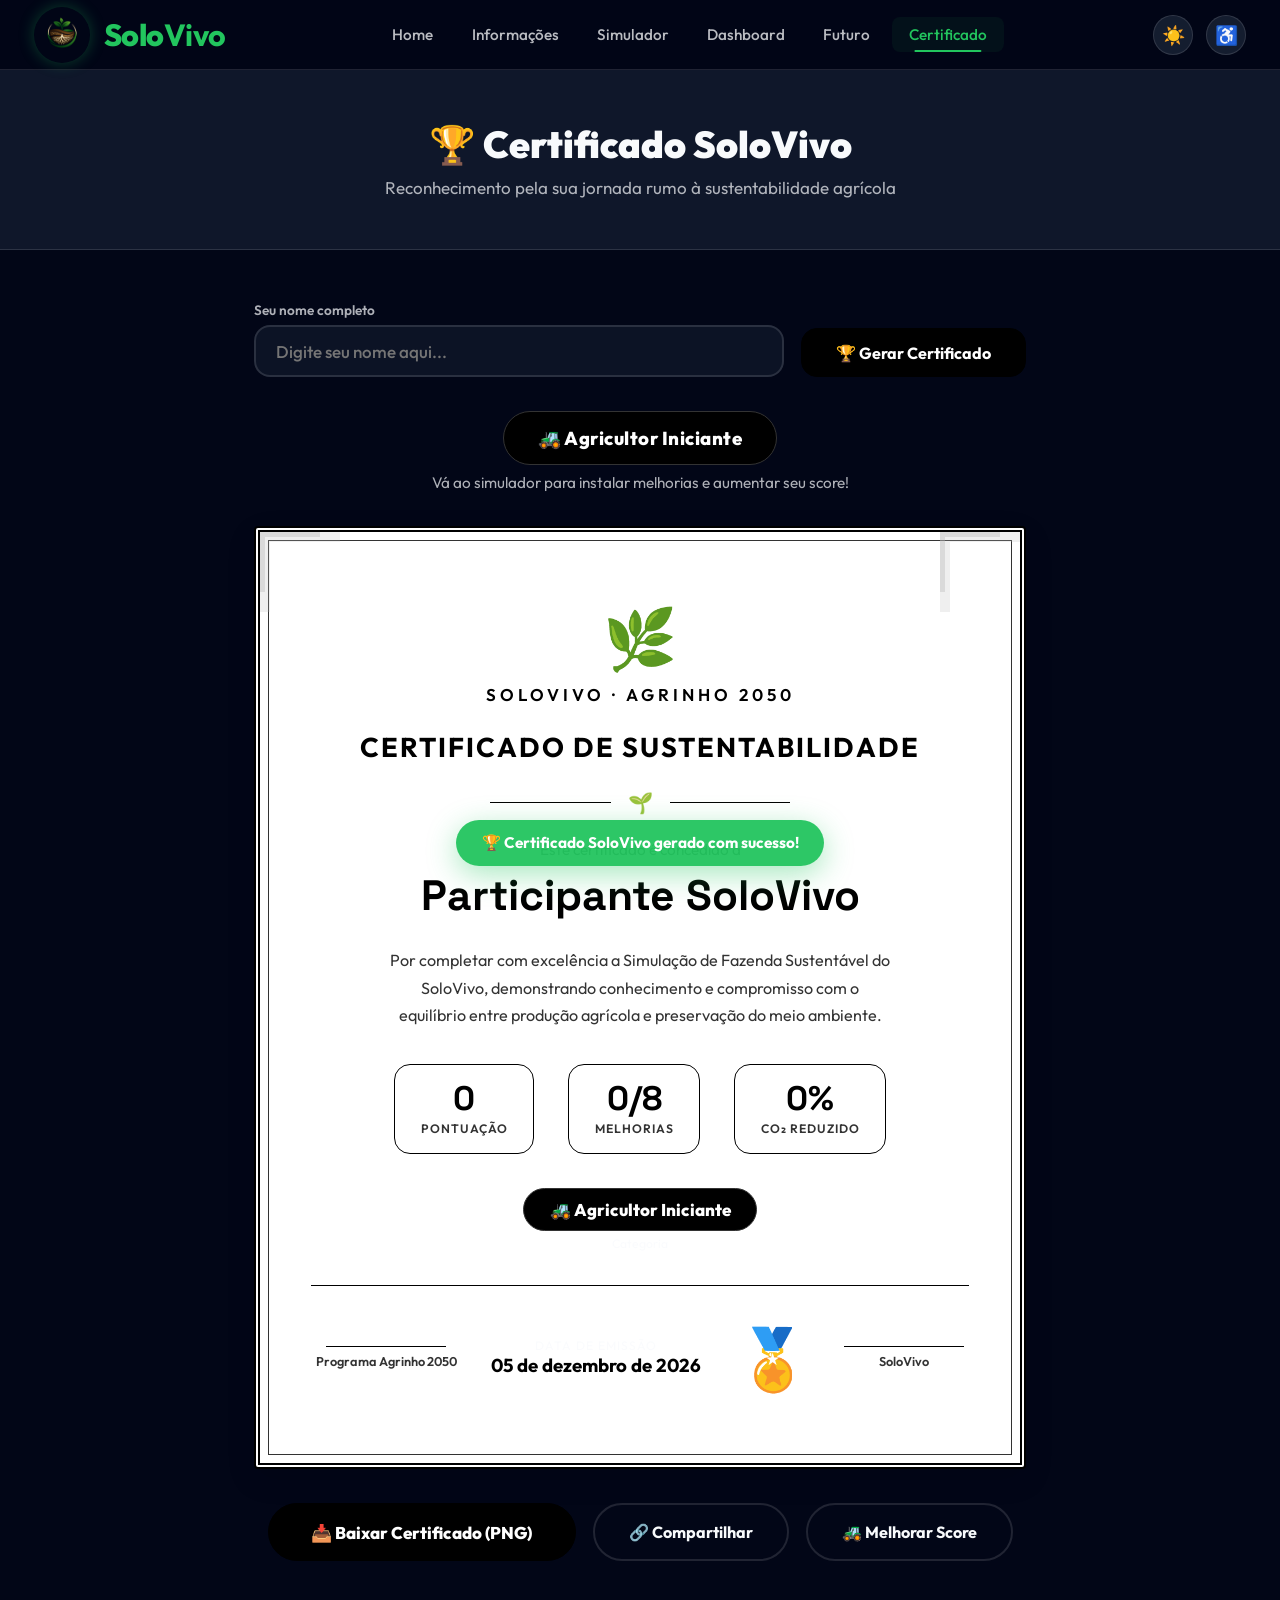
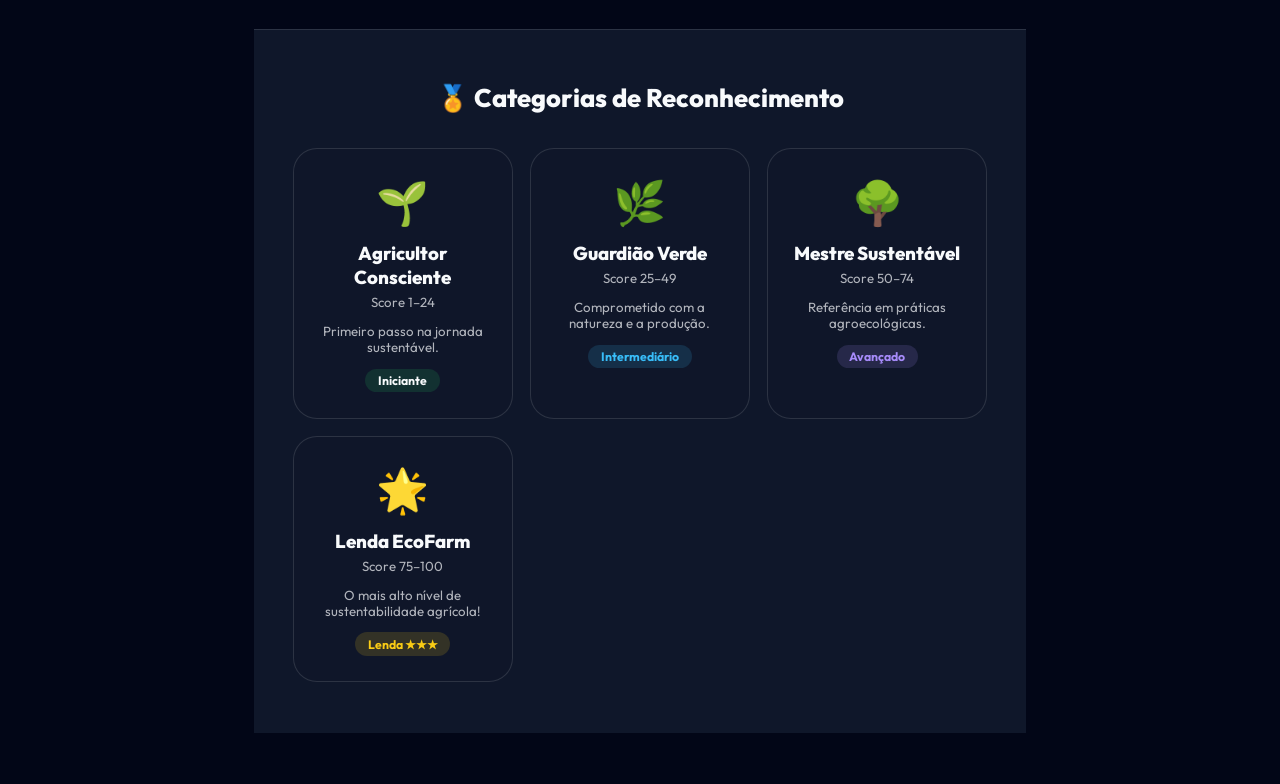
<file: paginas/Certificado.html>
<!DOCTYPE html>
<html lang="pt-BR" data-theme="dark">

<head>
  <meta charset="UTF-8">
  <meta name="viewport" content="width=device-width, initial-scale=1.0">
  <meta name="description" content="SoloVivo — Certificado de Agricultor Sustentável do Agrinho 2050.">
  <title>Certificado — SoloVivo</title>
  <link rel="preconnect" href="https://fonts.googleapis.com">
  <link rel="preconnect" href="https://fonts.gstatic.com" crossorigin>
  <link rel="preload" as="style" onload="this.onload=null;this.rel='stylesheet'"
    href="https://fonts.googleapis.com/css2?family=Outfit:wght@400;600;700;800;900&family=Space+Grotesk:wght@400;600;700&display=swap">
  <noscript>
    <link rel="stylesheet"
      href="https://fonts.googleapis.com/css2?family=Outfit:wght@400;600;700;800;900&family=Space+Grotesk:wght@400;600;700&display=swap">
  </noscript>
  <link rel="stylesheet" href="../css/Style.css">
  <link rel="stylesheet" href="../css/Certificado.css">
</head>

<body>


  <nav class="navbar" id="mainNavbar">
    <div class="navbar-logo">
      <img src="../imagens/Logo.png" alt="SoloVivo" class="logo-icon">
      <a href="../index.html" style="color:inherit"><span>Solo<strong class="logo-text-bold">Vivo</strong></span></a>
    </div>
    <ul class="navbar-menu" id="navMenu">
      <li><a href="../index.html">Home</a></li>
      <li><a href="Informacoes.html">Informações</a></li>
      <li><a href="Simulador.html">Simulador</a></li>
      <li><a href="Dashboard.html">Dashboard</a></li>
      <li><a href="Futuro.html">Futuro</a></li>
      <li><a href="Certificado.html" class="active">Certificado</a></li>
    </ul>
    <div class="navbar-actions">
      <button class="btn-theme" id="themeToggle" title="Alternar tema">☀️</button>
      <button class="btn-a11y-toggle" id="a11yToggle" aria-label="Acessibilidade">♿</button>
      <div class="hamburger" id="hamburger" onclick="toggleMenu()">
        <span></span><span></span><span></span>
      </div>
    </div>
  </nav>

  <div class="a11y-bar" id="a11yBar">
    <span class="a11y-label">♿ Acessibilidade</span>
    <div class="a11y-group">
      <span class="a11y-label" style="font-size:0.65rem">Texto:</span>
      <button class="a11y-btn" id="a11yFontDown">A-</button>
      <button class="a11y-btn" id="a11yFontRst">A</button>
      <button class="a11y-btn" id="a11yFontUp">A+</button>
    </div>
    <div class="a11y-divider"></div>
    <div class="a11y-group">
      <span class="a11y-label" style="font-size:0.65rem">Contraste:</span>
      <button class="a11y-btn" id="a11yNormalContrast">Normal</button>
      <button class="a11y-btn" id="a11yHighContrast">Alto Contraste</button>
    </div>
    <div class="a11y-divider"></div>
    <div class="a11y-group">
      <span class="a11y-label" style="font-size:0.65rem">Leitura:</span>
      <button class="a11y-btn" id="a11yReadingOff">Padrão</button>
      <button class="a11y-btn" id="a11yReading">Modo Leitura</button>
    </div>
    <div class="a11y-divider"></div>
    <div class="tts-panel" id="ttsPanel">
      <div class="tts-header">
        <span class="a11y-label" style="font-size:0.65rem">🔊 Voz:</span>
        <span class="tts-status" id="ttsStatus" data-state="idle">—</span>
      </div>
      <div class="tts-progress-bar">
        <div class="tts-progress-fill" id="ttsProgress"></div>
      </div>
      <div class="tts-controls">
        <button class="tts-btn" id="ttsPlay" title="Iniciar leitura">▶ Ler</button>
        <button class="tts-btn" id="ttsPause" title="Pausar">⏸</button>
        <button class="tts-btn" id="ttsStop" title="Parar">⏹</button>
      </div>
      <div class="tts-settings">
        <div class="tts-setting-row">
          <span class="tts-setting-label">Voz</span>
          <select class="tts-select" id="ttsVoiceSelect"></select>
        </div>
        <div class="tts-setting-row">
          <span class="tts-setting-label">Velocidade</span>
          <input class="tts-slider" id="ttsRateSlider" type="range" min="0.5" max="2" step="0.1" value="1">
          <span class="tts-rate-label" id="ttsRateLabel">1x</span>
        </div>
      </div>
    </div>
  </div>
  <div class="certificate-page">
    <div class="cert-hero">
      <h1>🏆 Certificado SoloVivo</h1>
      <p>Reconhecimento pela sua jornada rumo à sustentabilidade agrícola</p>
    </div>
    <div class="cert-content">
      <div class="cert-form">
        <div class="cert-form-inner">
          <div class="cert-input-group">
            <label for="certName">Seu nome completo</label>
            <input type="text" id="certName" class="cert-input" placeholder="Digite seu nome aqui..." value=""
              maxlength="60">
          </div>
          <button class="btn-generate" onclick="generateCertificate()">
            🏆 Gerar Certificado
          </button>
        </div>
      </div>
      <div class="cert-level-display">
        <div class="cert-level-badge" id="certLevelBadge">🌱 Carregando...</div>
        <div class="cert-level-subtitle" id="certLevelSub">Complete o simulador para ver sua categoria</div>
      </div>
      <div id="certificate-canvas-wrap">
        <div class="certificate-card" id="certificateCard">
          <div class="cert-corner cert-corner-tl">
            <svg viewBox="0 0 80 80" fill="none" xmlns="http://www.w3.org/2000/svg">
              <path d="M0 0 L80 0 L80 10 L10 10 L10 80 L0 80 Z" fill="rgba(34,197,94,0.3)" />
              <path d="M0 0 L60 0 L60 5 L5 5 L5 60 L0 60 Z" fill="rgba(34,197,94,0.5)" />
            </svg>
          </div>
          <div class="cert-corner cert-corner-tr">
            <svg viewBox="0 0 80 80" fill="none" xmlns="http://www.w3.org/2000/svg">
              <path d="M0 0 L80 0 L80 0 L80 80 L70 80 L70 10 L0 10 Z" fill="rgba(34,197,94,0.3)" />
              <path d="M20 0 L80 0 L80 60 L75 60 L75 5 L20 5 Z" fill="rgba(34,197,94,0.5)" />
            </svg>
          </div>
          <div style="position:relative;z-index:2">
            <div class="cert-logo-wrap">🌿</div>
            <div class="cert-org-name">SoloVivo · Agrinho 2050</div>
            <div class="cert-title-text">Certificado de Sustentabilidade</div>
            <div class="cert-separator">
              <div class="cert-separator-line"></div>
              <div class="cert-separator-icon">🌱</div>
              <div class="cert-separator-line"></div>
            </div>
            <div class="cert-presented-to">Este certificado é concedido a</div>
            <div class="cert-recipient-name" id="certRecipientName">
              Seu Nome Aqui
            </div>
            <div class="cert-achievement">
              Por completar com excelência a Simulação de Fazenda Sustentável do SoloVivo,
              demonstrando conhecimento e compromisso com o equilíbrio entre produção agrícola
              e preservação do meio ambiente.
            </div>
            <div class="cert-score-row">
              <div class="cert-score-item">
                <div class="cert-score-num" id="certScoreNum">0</div>
                <div class="cert-score-lbl">Pontuação</div>
              </div>
              <div class="cert-score-item">
                <div class="cert-score-num" id="certInstNum">0/8</div>
                <div class="cert-score-lbl">Melhorias</div>
              </div>
              <div class="cert-score-item">
                <div class="cert-score-num" id="certCO2Num">0%</div>
                <div class="cert-score-lbl">CO₂ Reduzido</div>
              </div>
              <div>
                <div class="cert-category-badge" id="certCategoryBadge">🌱 Agricultor Consciente</div>
                <div style="font-size:0.72rem;color:var(--text-muted);text-align:center;margin-top:0.3rem">Categoria
                </div>
              </div>
            </div>
            <div class="cert-footer-row">
              <div class="cert-signature">
                <div class="cert-signature-line"></div>
                <div class="cert-signature-name">Programa Agrinho 2050</div>
              </div>
              <div class="cert-date">
                <div style="font-size:0.72rem;color:var(--text-muted);text-transform:uppercase;letter-spacing:1px">Data
                  de Emissão</div>
                <div class="cert-date-num" id="certDate">—</div>
              </div>
              <div class="cert-seal">🏅</div>
              <div class="cert-signature">
                <div class="cert-signature-line"></div>
                <div class="cert-signature-name">SoloVivo</div>
              </div>
            </div>
          </div>
        </div>
      </div>
      <div class="cert-actions">
        <button class="btn-download" id="btnDownload" onclick="downloadCertificate()">
          📥 Baixar Certificado (PNG)
        </button>
        <button class="btn-share" onclick="shareCertificate()">
          🔗 Compartilhar
        </button>
        <a href="Simulador.html" class="btn-share" style="display:inline-flex;align-items:center;gap:0.6rem">
          🚜 Melhorar Score
        </a>
      </div>
      <div class="cert-ranks">
        <h2>🏅 Categorias de Reconhecimento</h2>
        <div class="ranks-grid">
          <div class="rank-card" id="rank-consciente">
            <div class="rank-icon">🌱</div>
            <div class="rank-title">Agricultor Consciente</div>
            <div class="rank-range">Score 1–24</div>
            <p style="font-size:0.78rem;color:var(--text-muted);margin-bottom:0.75rem">Primeiro passo na jornada
              sustentável.</p>
            <span class="rank-badge-mini"
              style="background:rgba(34,197,94,0.15);color:var(--verde-vivo)">Iniciante</span>
          </div>
          <div class="rank-card" id="rank-guardiao">
            <div class="rank-icon">🌿</div>
            <div class="rank-title">Guardião Verde</div>
            <div class="rank-range">Score 25–49</div>
            <p style="font-size:0.78rem;color:var(--text-muted);margin-bottom:0.75rem">Comprometido com a natureza e a
              produção.</p>
            <span class="rank-badge-mini" style="background:rgba(56,189,248,0.15);color:#38bdf8">Intermediário</span>
          </div>
          <div class="rank-card" id="rank-mestre">
            <div class="rank-icon">🌳</div>
            <div class="rank-title">Mestre Sustentável</div>
            <div class="rank-range">Score 50–74</div>
            <p style="font-size:0.78rem;color:var(--text-muted);margin-bottom:0.75rem">Referência em práticas
              agroecológicas.</p>
            <span class="rank-badge-mini" style="background:rgba(167,139,250,0.15);color:#a78bfa">Avançado</span>
          </div>
          <div class="rank-card" id="rank-lenda">
            <div class="rank-icon">🌟</div>
            <div class="rank-title">Lenda EcoFarm</div>
            <div class="rank-range">Score 75–100</div>
            <p style="font-size:0.78rem;color:var(--text-muted);margin-bottom:0.75rem">O mais alto nível de
              sustentabilidade agrícola!</p>
            <span class="rank-badge-mini" style="background:rgba(250,204,21,0.15);color:#facc15">Lenda ★★★</span>
          </div>
        </div>
      </div>
    </div>
  </div>
  <script src="../js/Main.js"></script>
  <script src="../js/Acessibilidade.js" defer></script>
  <script src="../js/Certificado.js"></script>
</body>

</html>
</file>
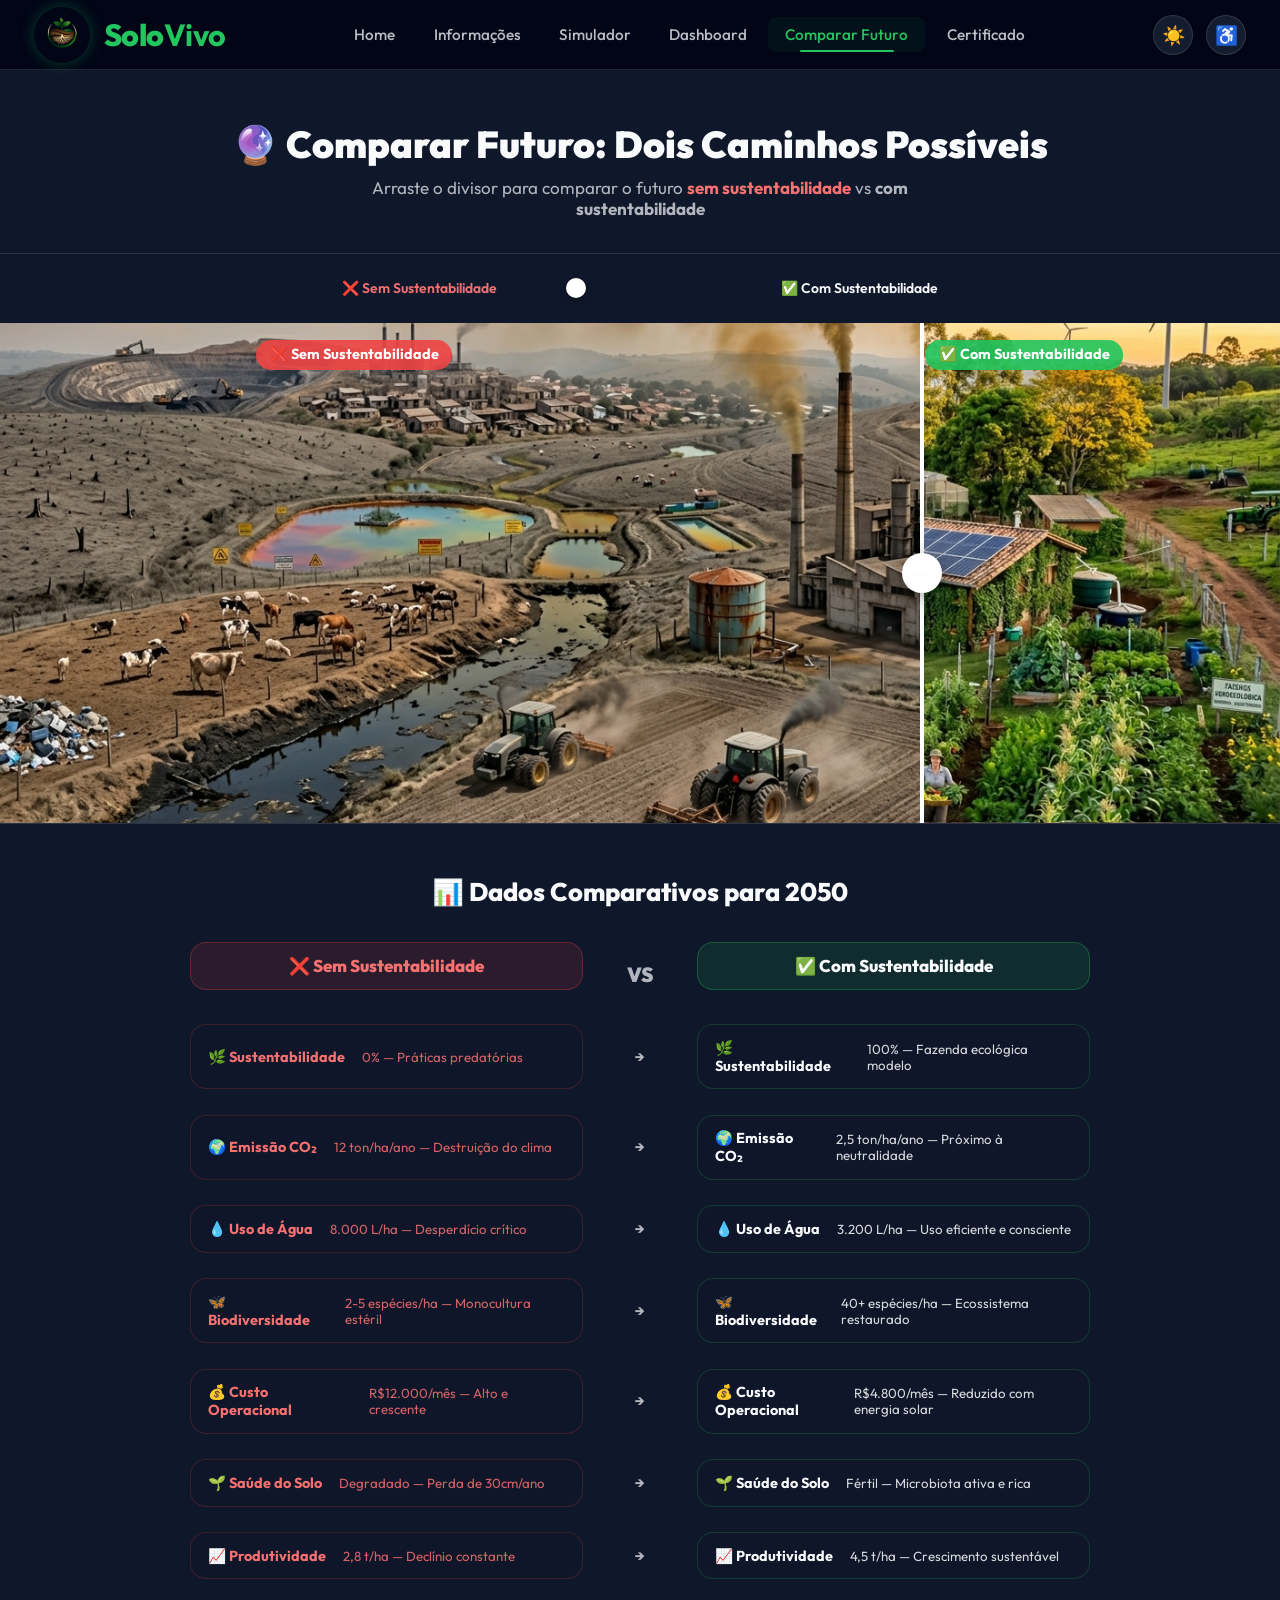
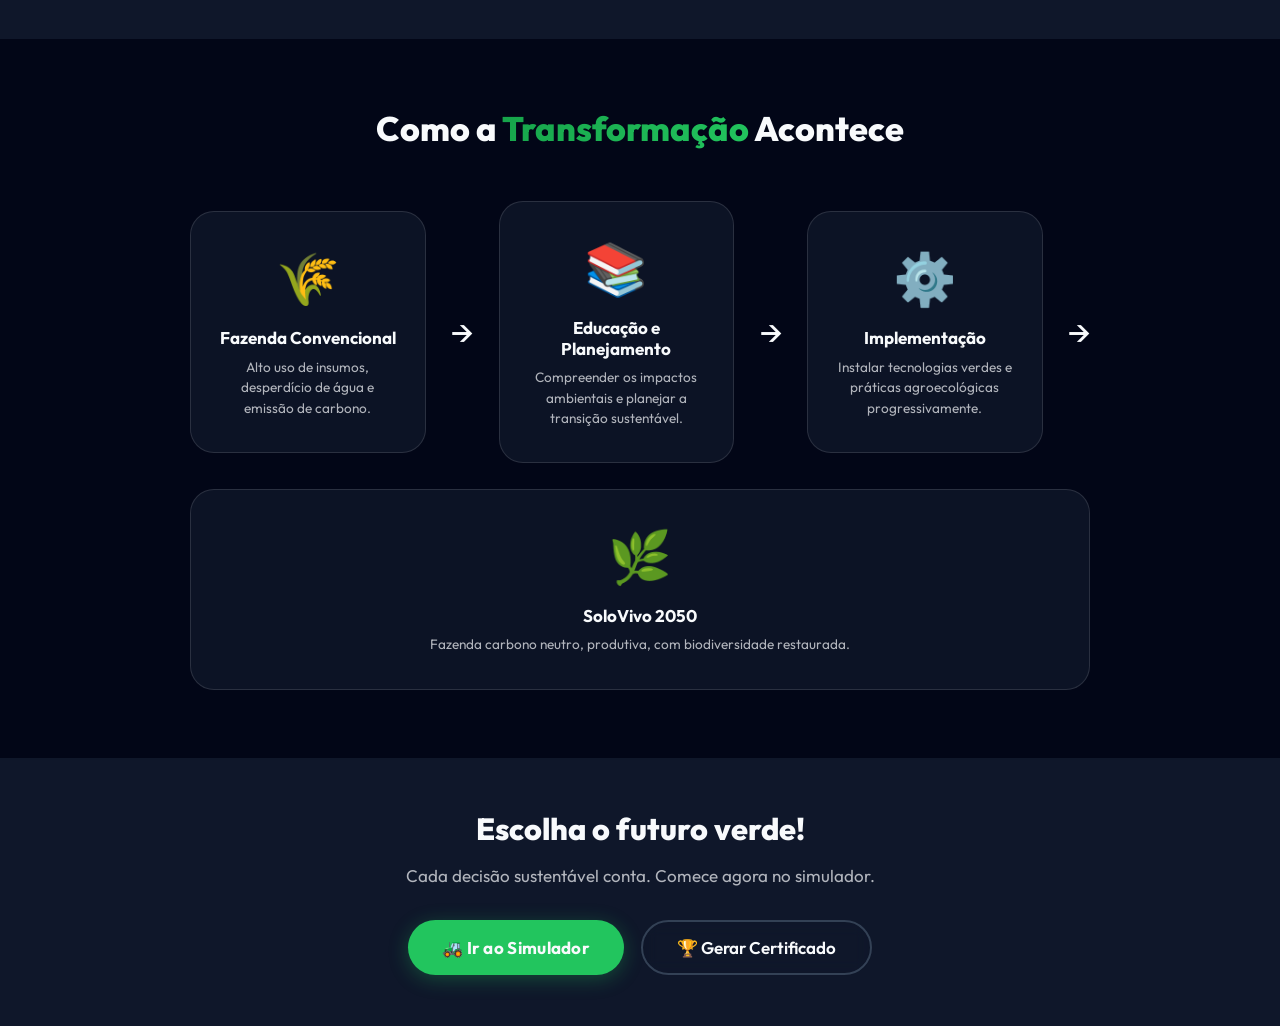
<file: paginas/Futuro.html>
<!DOCTYPE html>
<html lang="pt-BR" data-theme="dark">
<head>
  <meta charset="UTF-8">
  <meta name="viewport" content="width=device-width, initial-scale=1.0">
  <meta name="description" content="SoloVivo — Comparação visual do futuro com e sem sustentabilidade agrícola.">
  <title>Comparação Futuro — SoloVivo</title>
  <link rel="preconnect" href="https://fonts.googleapis.com">
  <link rel="preconnect" href="https://fonts.gstatic.com" crossorigin>
  <link rel="preload" as="style" onload="this.onload=null;this.rel='stylesheet'" href="https://fonts.googleapis.com/css2?family=Outfit:wght@400;600;700;800;900&family=Space+Grotesk:wght@400;600;700&display=swap">
  <noscript><link rel="stylesheet" href="https://fonts.googleapis.com/css2?family=Outfit:wght@400;600;700;800;900&family=Space+Grotesk:wght@400;600;700&display=swap"></noscript>
  <link rel="stylesheet" href="../css/Style.css">
  <link rel="stylesheet" href="../css/Futuro.css">
</head>
<body>

<nav class="navbar" id="mainNavbar">
  <div class="navbar-logo">
    <img src="../imagens/Logo.png" alt="SoloVivo" class="logo-icon">
    <a href="../index.html" style="color:inherit"><span>Solo<strong class="logo-text-bold">Vivo</strong></span></a>
  </div>
  <ul class="navbar-menu" id="navMenu">
    <li><a href="../index.html">Home</a></li>
    <li><a href="Informacoes.html">Informações</a></li>
    <li><a href="Simulador.html">Simulador</a></li>
    <li><a href="Dashboard.html">Dashboard</a></li>
    <li><a href="Futuro.html" class="active">Comparar Futuro</a></li>
    <li><a href="Certificado.html">Certificado</a></li>
  </ul>
  <div class="navbar-actions">
    <button class="btn-theme" id="themeToggle" title="Alternar tema">☀️</button>
    <button class="btn-a11y-toggle" id="a11yToggle" aria-label="Acessibilidade">♿</button>
    <div class="hamburger" id="hamburger" onclick="toggleMenu()">
      <span></span><span></span><span></span>
    </div>
  </div>
</nav>

<div class="a11y-bar" id="a11yBar">
  <span class="a11y-label">♿ Acessibilidade</span>
  <div class="a11y-group">
    <span class="a11y-label" style="font-size:0.65rem">Texto:</span>
    <button class="a11y-btn" id="a11yFontDown">A-</button>
    <button class="a11y-btn" id="a11yFontRst">A</button>
    <button class="a11y-btn" id="a11yFontUp">A+</button>
  </div>
  <div class="a11y-divider"></div>
  <div class="a11y-group">
    <span class="a11y-label" style="font-size:0.65rem">Contraste:</span>
    <button class="a11y-btn" id="a11yNormalContrast">Normal</button>
    <button class="a11y-btn" id="a11yHighContrast">Alto Contraste</button>
  </div>
  <div class="a11y-divider"></div>
  <div class="a11y-group">
    <span class="a11y-label" style="font-size:0.65rem">Leitura:</span>
    <button class="a11y-btn" id="a11yReadingOff">Padrão</button>
    <button class="a11y-btn" id="a11yReading">Modo Leitura</button>
  </div>
  <div class="a11y-divider"></div>
  <div class="tts-panel" id="ttsPanel">
    <div class="tts-header">
      <span class="a11y-label" style="font-size:0.65rem">🔊 Voz:</span>
      <span class="tts-status" id="ttsStatus" data-state="idle">—</span>
    </div>
    <div class="tts-progress-bar"><div class="tts-progress-fill" id="ttsProgress"></div></div>
    <div class="tts-controls">
      <button class="tts-btn" id="ttsPlay" title="Iniciar leitura">▶ Ler</button>
      <button class="tts-btn" id="ttsPause" title="Pausar">⏸</button>
      <button class="tts-btn" id="ttsStop" title="Parar">⏹</button>
    </div>
    <div class="tts-settings">
      <div class="tts-setting-row">
        <span class="tts-setting-label">Voz</span>
        <select class="tts-select" id="ttsVoiceSelect"></select>
      </div>
      <div class="tts-setting-row">
        <span class="tts-setting-label">Velocidade</span>
        <input class="tts-slider" id="ttsRateSlider" type="range" min="0.5" max="2" step="0.1" value="1">
        <span class="tts-rate-label" id="ttsRateLabel">1x</span>
      </div>
    </div>
  </div>
</div>

<div class="future-page">
  <div class="future-header">
    <h1>🔮 Comparar Futuro: Dois Caminhos Possíveis</h1>
    <p>Arraste o divisor para comparar o futuro <strong style="color:#f87171">sem sustentabilidade</strong> vs <strong style="color:var(--verde-vivo)">com sustentabilidade</strong></p>
  </div>
  <div class="comparison-controls">
    <span class="comparison-label" style="color:#f87171">❌ Sem Sustentabilidade</span>
    <input type="range" id="compare-slider" min="10" max="90" value="50">
    <span class="comparison-label" style="color:var(--verde-vivo)">✅ Com Sustentabilidade</span>
  </div>
  <div class="comparison-wrapper" id="comparisonWrapper">
    <img src="../imagens/NaoSustentavel.png" alt="Fazenda degradada" class="compare-img-base">
    <div class="compare-label-badge label-bad" style="left:20%">❌ Sem Sustentabilidade</div>

    <div class="comparison-overlay" id="rightSide">
      <img src="../imagens/FazendaSustentavel.png" alt="Fazenda sustentável" class="compare-img-overlay">
      <div class="compare-label-badge label-good" style="right:20%;left:auto;transform:translateX(50%)">✅ Com Sustentabilidade</div>
    </div>

    <div class="comparison-divider" id="compDivider" style="left:50%">
      <div class="divider-handle">↔️</div>
    </div>
  </div>

  <div class="compare-data">
    <h2 style="text-align:center;font-size:1.5rem;font-weight:800;margin-bottom:2rem">📊 Dados Comparativos para 2050</h2>
    <div class="compare-data-grid" id="compareDataGrid">
    </div>
  </div>

  <div class="transform-animation">
    <h2 class="reveal">Como a <span style="background:var(--grad-green);-webkit-background-clip:text;-webkit-text-fill-color:transparent;background-clip:text">Transformação</span> Acontece</h2>
    <div class="transform-steps">
      <div class="transform-step reveal delay-1">
        <div class="ts-icon">🌾</div>
        <div class="ts-title">Fazenda Convencional</div>
        <div class="ts-desc">Alto uso de insumos, desperdício de água e emissão de carbono.</div>
      </div>
      <div class="transform-arrow">→</div>
      <div class="transform-step reveal delay-2">
        <div class="ts-icon">📚</div>
        <div class="ts-title">Educação e Planejamento</div>
        <div class="ts-desc">Compreender os impactos ambientais e planejar a transição sustentável.</div>
      </div>
      <div class="transform-arrow">→</div>
      <div class="transform-step reveal delay-3">
        <div class="ts-icon">⚙️</div>
        <div class="ts-title">Implementação</div>
        <div class="ts-desc">Instalar tecnologias verdes e práticas agroecológicas progressivamente.</div>
      </div>
      <div class="transform-arrow">→</div>
      <div class="transform-step reveal delay-4">
        <div class="ts-icon">🌿</div>
        <div class="ts-title">SoloVivo 2050</div>
        <div class="ts-desc">Fazenda carbono neutro, produtiva, com biodiversidade restaurada.</div>
      </div>
    </div>
  </div>

  <div style="text-align:center;padding:3rem 5%;background:var(--bg-secondary)">
    <h2 style="font-size:1.8rem;font-weight:800;margin-bottom:1rem">Escolha o <span style="color:var(--verde-vivo)">futuro verde</span>!</h2>
    <p style="color:var(--text-muted);margin-bottom:2rem">Cada decisão sustentável conta. Comece agora no simulador.</p>
    <div style="display:flex;gap:1rem;justify-content:center;flex-wrap:wrap">
      <a href="Simulador.html" class="btn-primary">🚜 Ir ao Simulador</a>
      <a href="Certificado.html" class="btn-secondary">🏆 Gerar Certificado</a>
    </div>
  </div>
</div>

<script src="../js/Main.js"></script>
<script src="../js/Acessibilidade.js" defer></script>
<script src="../js/Futuro.js"></script>
</body>
</html>
</file>
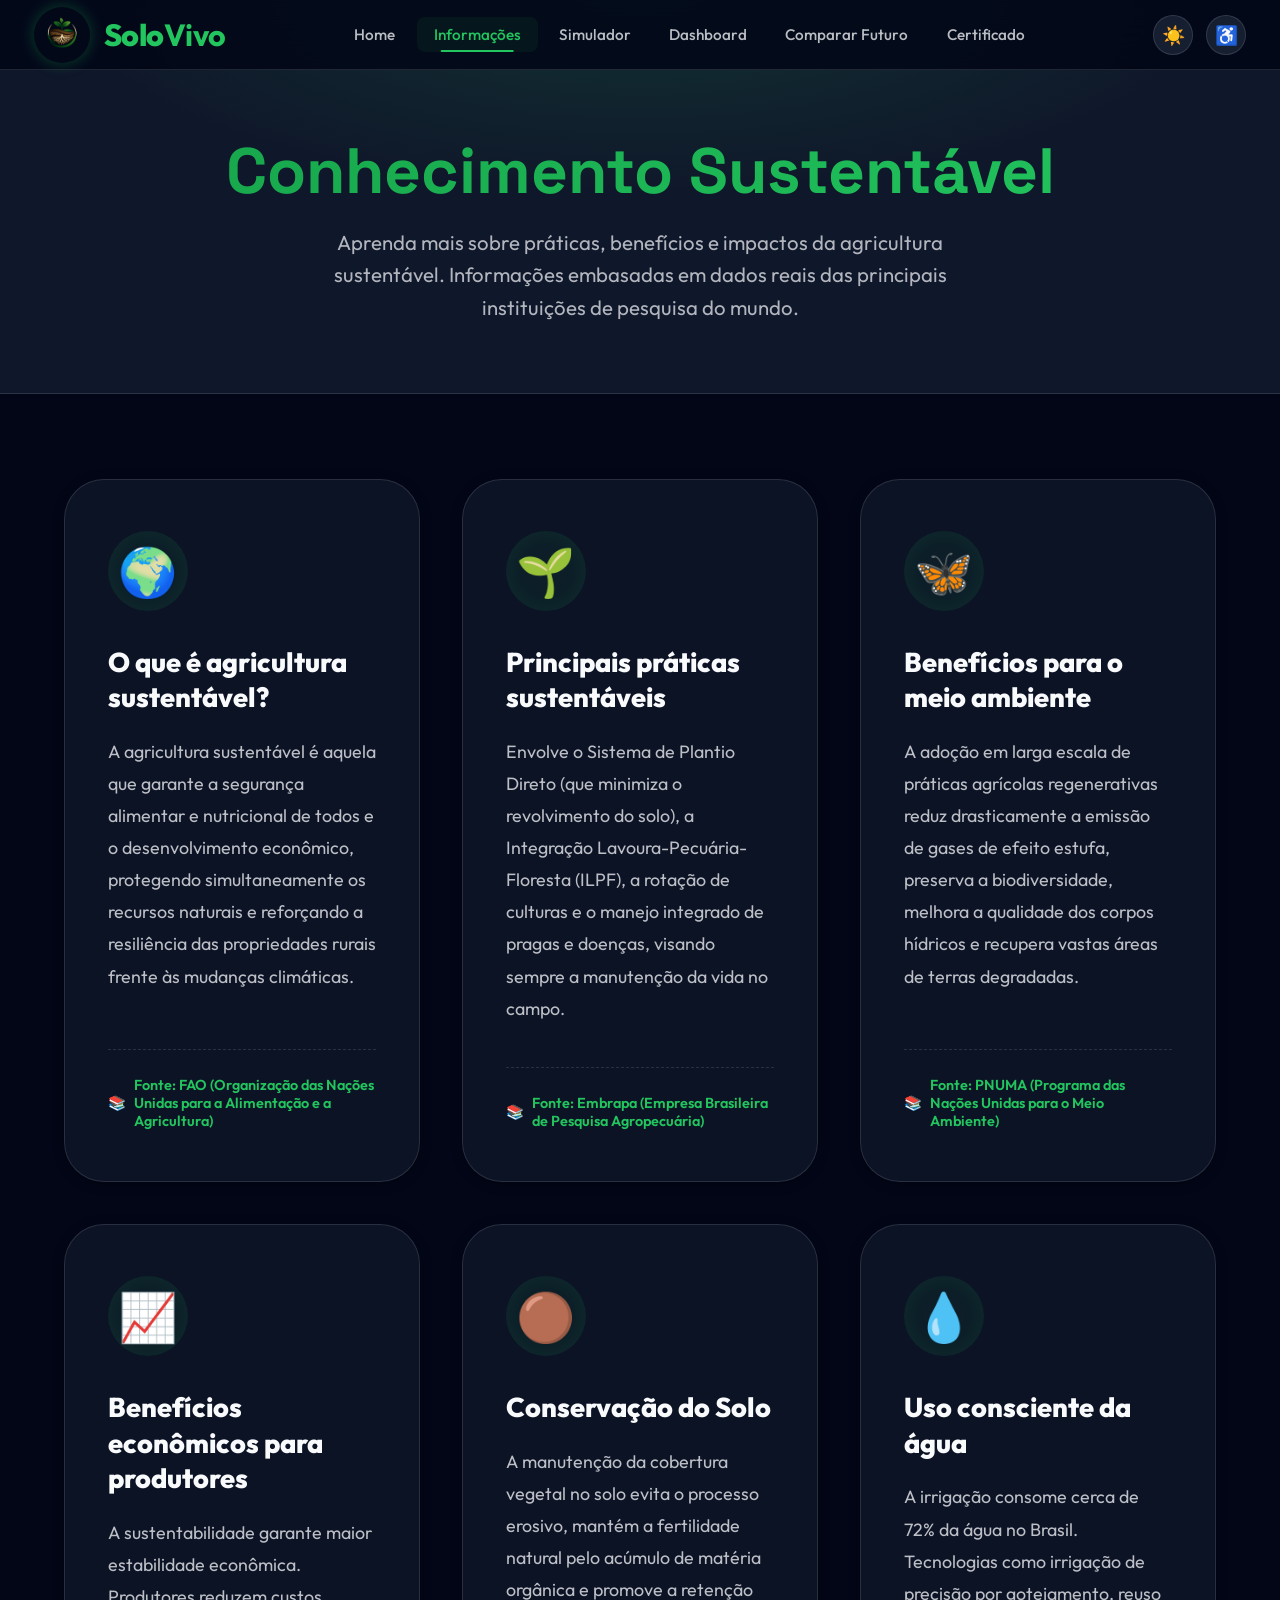
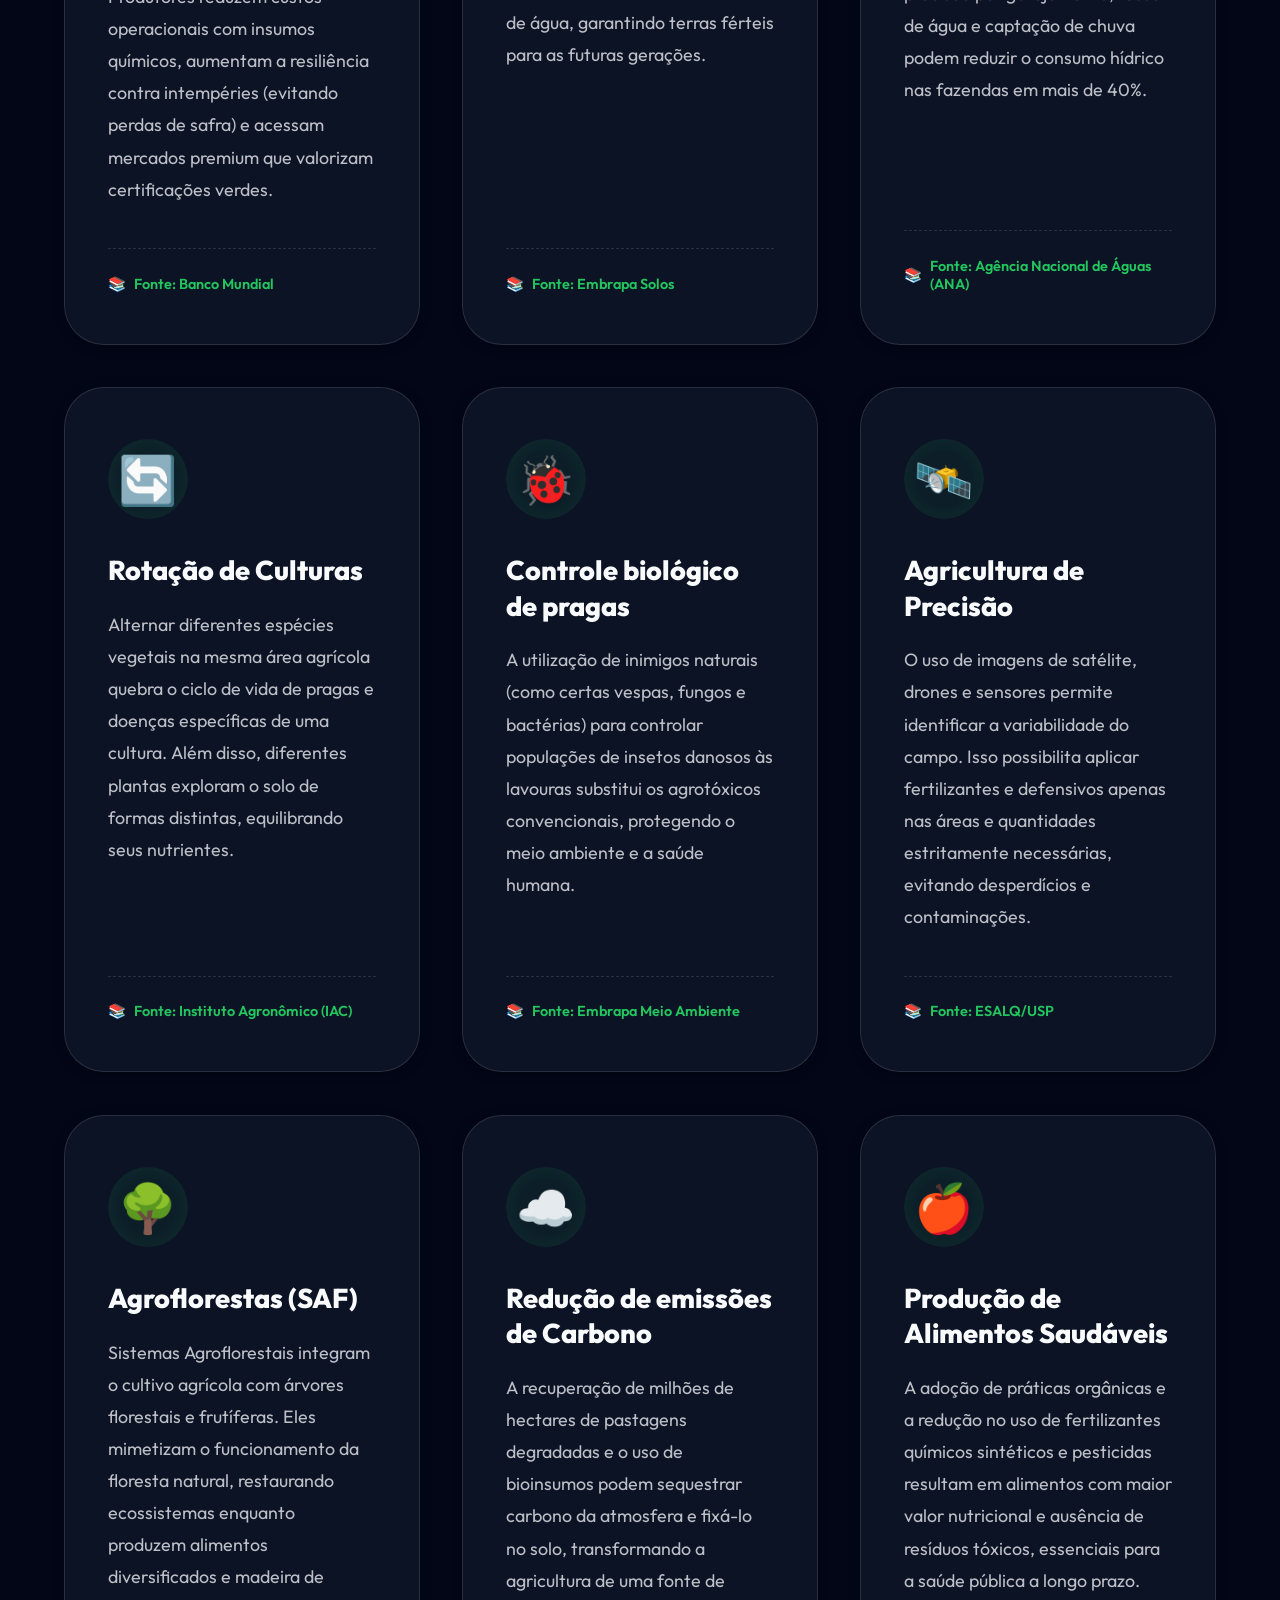
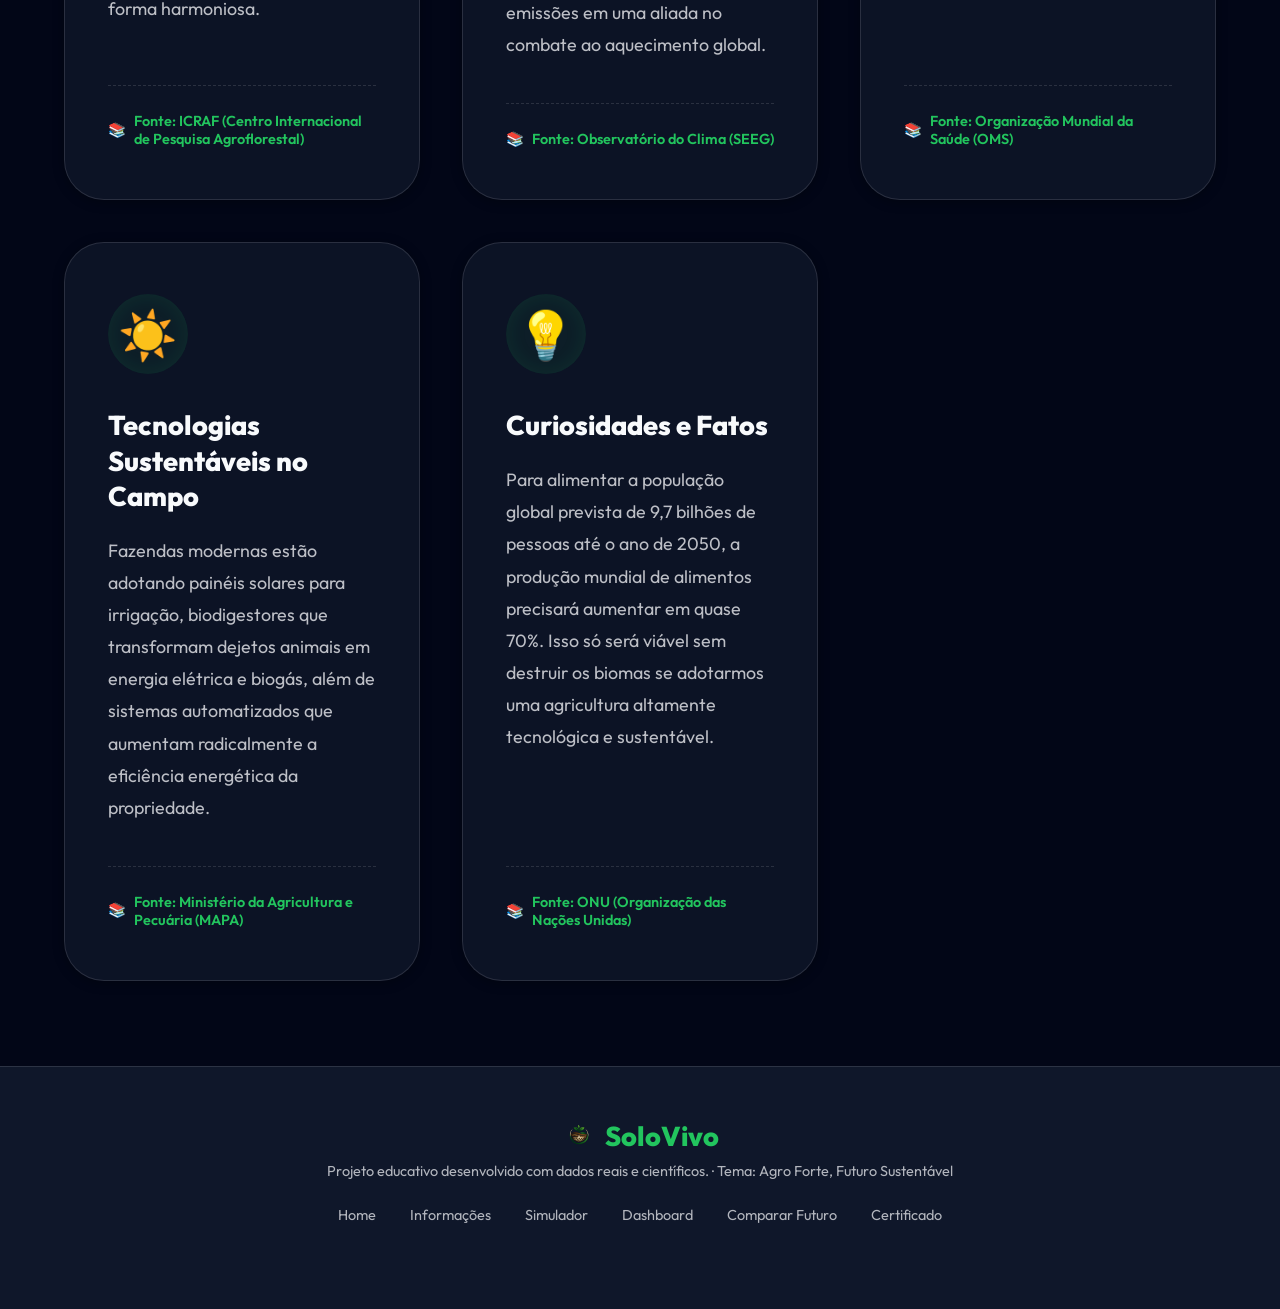
<file: paginas/Informacoes.html>
<!DOCTYPE html>
<html lang="pt-BR" data-theme="dark">

<head>
  <meta charset="UTF-8">
  <meta name="viewport" content="width=device-width, initial-scale=1.0">
  <meta name="description"
    content="Informações sobre práticas sustentáveis na agricultura. Dados, fontes e curiosidades sobre sustentabilidade no agronegócio.">
  <title>Informações — SoloVivo</title>
  <link rel="preconnect" href="https://fonts.googleapis.com">
  <link rel="preconnect" href="https://fonts.gstatic.com" crossorigin>
  <link rel="preload" as="style" onload="this.onload=null;this.rel='stylesheet'"
    href="https://fonts.googleapis.com/css2?family=Outfit:wght@400;600;700;800;900&family=Space+Grotesk:wght@400;600;700&display=swap">
  <noscript>
    <link rel="stylesheet"
      href="https://fonts.googleapis.com/css2?family=Outfit:wght@400;600;700;800;900&family=Space+Grotesk:wght@400;600;700&display=swap">
  </noscript>
  <link rel="stylesheet" href="../css/Style.css">
</head>

<body>

  <nav class="navbar" id="mainNavbar">
    <div class="navbar-logo">
      <img src="../imagens/Logo.png" alt="SoloVivo" class="logo-icon">
      <a href="../index.html" style="color:inherit"><span>Solo<strong class="logo-text-bold">Vivo</strong></span></a>
    </div>
    <ul class="navbar-menu" id="navMenu">
      <li><a href="../index.html">Home</a></li>
      <li><a href="Informacoes.html" class="active">Informações</a></li>
      <li><a href="Simulador.html">Simulador</a></li>
      <li><a href="Dashboard.html">Dashboard</a></li>
      <li><a href="Futuro.html">Comparar Futuro</a></li>
      <li><a href="Certificado.html">Certificado</a></li>
    </ul>
    <div class="navbar-actions">
      <button class="btn-theme" id="themeToggle" title="Alternar tema">☀️</button>
      <button class="btn-a11y-toggle" id="a11yToggle" aria-label="Acessibilidade">♿</button>
      <div class="hamburger" id="hamburger" onclick="toggleMenu()">
        <span></span><span></span><span></span>
      </div>
    </div>
  </nav>

  <div class="a11y-bar" id="a11yBar">
    <span class="a11y-label">♿ Acessibilidade</span>
    <div class="a11y-group">
      <span class="a11y-label" style="font-size:0.65rem">Texto:</span>
      <button class="a11y-btn" id="a11yFontDown" title="Diminuir fonte">A-</button>
      <button class="a11y-btn" id="a11yFontRst" title="Tamanho padrão">A</button>
      <button class="a11y-btn" id="a11yFontUp" title="Aumentar fonte">A+</button>
    </div>
    <div class="a11y-divider"></div>
    <div class="a11y-group">
      <span class="a11y-label" style="font-size:0.65rem">Contraste:</span>
      <button class="a11y-btn" id="a11yNormalContrast">Normal</button>
      <button class="a11y-btn" id="a11yHighContrast">Alto Contraste</button>
    </div>
    <div class="a11y-divider"></div>
    <div class="a11y-group">
      <span class="a11y-label" style="font-size:0.65rem">Leitura:</span>
      <button class="a11y-btn" id="a11yReadingOff">Padrão</button>
      <button class="a11y-btn" id="a11yReading">Modo Leitura</button>
    </div>
  </div>

  <header class="info-header reveal">
    <h1 class="info-title">Conhecimento Sustentável</h1>
    <p class="info-subtitle">Aprenda mais sobre práticas, benefícios e impactos da agricultura sustentável. 
    Informações embasadas em dados reais das principais instituições de pesquisa do mundo.</p>
  </header>

  <main>
    <div class="info-grid">
      <div class="info-card reveal">
        <span class="info-card-icon">🌍</span>
        <h3 class="info-card-title">O que é agricultura sustentável?</h3>
        <p class="info-card-text">
          A agricultura sustentável é aquela que garante a segurança alimentar e nutricional de todos e o desenvolvimento econômico, protegendo simultaneamente os recursos naturais e reforçando a resiliência das propriedades rurais frente às mudanças climáticas.
        </p>
        <div class="info-card-source">Fonte: FAO (Organização das Nações Unidas para a Alimentação e a Agricultura)</div>
      </div>

      <div class="info-card reveal delay-1">
        <span class="info-card-icon">🌱</span>
        <h3 class="info-card-title">Principais práticas sustentáveis</h3>
        <p class="info-card-text">
          Envolve o Sistema de Plantio Direto (que minimiza o revolvimento do solo), a Integração Lavoura-Pecuária-Floresta (ILPF), a rotação de culturas e o manejo integrado de pragas e doenças, visando sempre a manutenção da vida no campo.
        </p>
        <div class="info-card-source">Fonte: Embrapa (Empresa Brasileira de Pesquisa Agropecuária)</div>
      </div>

      <div class="info-card reveal delay-2">
        <span class="info-card-icon">🦋</span>
        <h3 class="info-card-title">Benefícios para o meio ambiente</h3>
        <p class="info-card-text">
          A adoção em larga escala de práticas agrícolas regenerativas reduz drasticamente a emissão de gases de efeito estufa, preserva a biodiversidade, melhora a qualidade dos corpos hídricos e recupera vastas áreas de terras degradadas.
        </p>
        <div class="info-card-source">Fonte: PNUMA (Programa das Nações Unidas para o Meio Ambiente)</div>
      </div>

      <div class="info-card reveal">
        <span class="info-card-icon">📈</span>
        <h3 class="info-card-title">Benefícios econômicos para produtores</h3>
        <p class="info-card-text">
          A sustentabilidade garante maior estabilidade econômica. Produtores reduzem custos operacionais com insumos químicos, aumentam a resiliência contra intempéries (evitando perdas de safra) e acessam mercados premium que valorizam certificações verdes.
        </p>
        <div class="info-card-source">Fonte: Banco Mundial</div>
      </div>

      <div class="info-card reveal delay-1">
        <span class="info-card-icon">🟤</span>
        <h3 class="info-card-title">Conservação do Solo</h3>
        <p class="info-card-text">
          A manutenção da cobertura vegetal no solo evita o processo erosivo, mantém a fertilidade natural pelo acúmulo de matéria orgânica e promove a retenção de água, garantindo terras férteis para as futuras gerações.
        </p>
        <div class="info-card-source">Fonte: Embrapa Solos</div>
      </div>

      <div class="info-card reveal delay-2">
        <span class="info-card-icon">💧</span>
        <h3 class="info-card-title">Uso consciente da água</h3>
        <p class="info-card-text">
          A irrigação consome cerca de 72% da água no Brasil. Tecnologias como irrigação de precisão por gotejamento, reuso de água e captação de chuva podem reduzir o consumo hídrico nas fazendas em mais de 40%.
        </p>
        <div class="info-card-source">Fonte: Agência Nacional de Águas (ANA)</div>
      </div>

      <div class="info-card reveal">
        <span class="info-card-icon">🔄</span>
        <h3 class="info-card-title">Rotação de Culturas</h3>
        <p class="info-card-text">
          Alternar diferentes espécies vegetais na mesma área agrícola quebra o ciclo de vida de pragas e doenças específicas de uma cultura. Além disso, diferentes plantas exploram o solo de formas distintas, equilibrando seus nutrientes.
        </p>
        <div class="info-card-source">Fonte: Instituto Agronômico (IAC)</div>
      </div>

      <div class="info-card reveal delay-1">
        <span class="info-card-icon">🐞</span>
        <h3 class="info-card-title">Controle biológico de pragas</h3>
        <p class="info-card-text">
          A utilização de inimigos naturais (como certas vespas, fungos e bactérias) para controlar populações de insetos danosos às lavouras substitui os agrotóxicos convencionais, protegendo o meio ambiente e a saúde humana.
        </p>
        <div class="info-card-source">Fonte: Embrapa Meio Ambiente</div>
      </div>

      <div class="info-card reveal delay-2">
        <span class="info-card-icon">🛰️</span>
        <h3 class="info-card-title">Agricultura de Precisão</h3>
        <p class="info-card-text">
          O uso de imagens de satélite, drones e sensores permite identificar a variabilidade do campo. Isso possibilita aplicar fertilizantes e defensivos apenas nas áreas e quantidades estritamente necessárias, evitando desperdícios e contaminações.
        </p>
        <div class="info-card-source">Fonte: ESALQ/USP</div>
      </div>

      <div class="info-card reveal">
        <span class="info-card-icon">🌳</span>
        <h3 class="info-card-title">Agroflorestas (SAF)</h3>
        <p class="info-card-text">
          Sistemas Agroflorestais integram o cultivo agrícola com árvores florestais e frutíferas. Eles mimetizam o funcionamento da floresta natural, restaurando ecossistemas enquanto produzem alimentos diversificados e madeira de forma harmoniosa.
        </p>
        <div class="info-card-source">Fonte: ICRAF (Centro Internacional de Pesquisa Agroflorestal)</div>
      </div>

      <div class="info-card reveal delay-1">
        <span class="info-card-icon">☁️</span>
        <h3 class="info-card-title">Redução de emissões de Carbono</h3>
        <p class="info-card-text">
          A recuperação de milhões de hectares de pastagens degradadas e o uso de bioinsumos podem sequestrar carbono da atmosfera e fixá-lo no solo, transformando a agricultura de uma fonte de emissões em uma aliada no combate ao aquecimento global.
        </p>
        <div class="info-card-source">Fonte: Observatório do Clima (SEEG)</div>
      </div>

      <div class="info-card reveal delay-2">
        <span class="info-card-icon">🍎</span>
        <h3 class="info-card-title">Produção de Alimentos Saudáveis</h3>
        <p class="info-card-text">
          A adoção de práticas orgânicas e a redução no uso de fertilizantes químicos sintéticos e pesticidas resultam em alimentos com maior valor nutricional e ausência de resíduos tóxicos, essenciais para a saúde pública a longo prazo.
        </p>
        <div class="info-card-source">Fonte: Organização Mundial da Saúde (OMS)</div>
      </div>

      <div class="info-card reveal">
        <span class="info-card-icon">☀️</span>
        <h3 class="info-card-title">Tecnologias Sustentáveis no Campo</h3>
        <p class="info-card-text">
          Fazendas modernas estão adotando painéis solares para irrigação, biodigestores que transformam dejetos animais em energia elétrica e biogás, além de sistemas automatizados que aumentam radicalmente a eficiência energética da propriedade.
        </p>
        <div class="info-card-source">Fonte: Ministério da Agricultura e Pecuária (MAPA)</div>
      </div>

      <div class="info-card reveal delay-1">
        <span class="info-card-icon">💡</span>
        <h3 class="info-card-title">Curiosidades e Fatos</h3>
        <p class="info-card-text">
          Para alimentar a população global prevista de 9,7 bilhões de pessoas até o ano de 2050, a produção mundial de alimentos precisará aumentar em quase 70%. Isso só será viável sem destruir os biomas se adotarmos uma agricultura altamente tecnológica e sustentável.
        </p>
        <div class="info-card-source">Fonte: ONU (Organização das Nações Unidas)</div>
      </div>

    </div>
  </main>

  <footer>
    <div class="footer-logo">
      <img src="../imagens/Logo.png" alt="SoloVivo" style="width:36px;height:36px;border-radius:50%;object-fit:cover"> SoloVivo
    </div>
    <p class="footer-text">Projeto educativo desenvolvido com dados reais e científicos. · Tema: Agro Forte, Futuro Sustentável</p>
    <div class="footer-links">
      <a href="../index.html">Home</a>
      <a href="Informacoes.html">Informações</a>
      <a href="Simulador.html">Simulador</a>
      <a href="Dashboard.html">Dashboard</a>
      <a href="Futuro.html">Comparar Futuro</a>
      <a href="Certificado.html">Certificado</a>
    </div>
  </footer>

  <script src="../js/Main.js" defer></script>
  <script src="../js/Acessibilidade.js" defer></script>
</body>

</html>
</file>
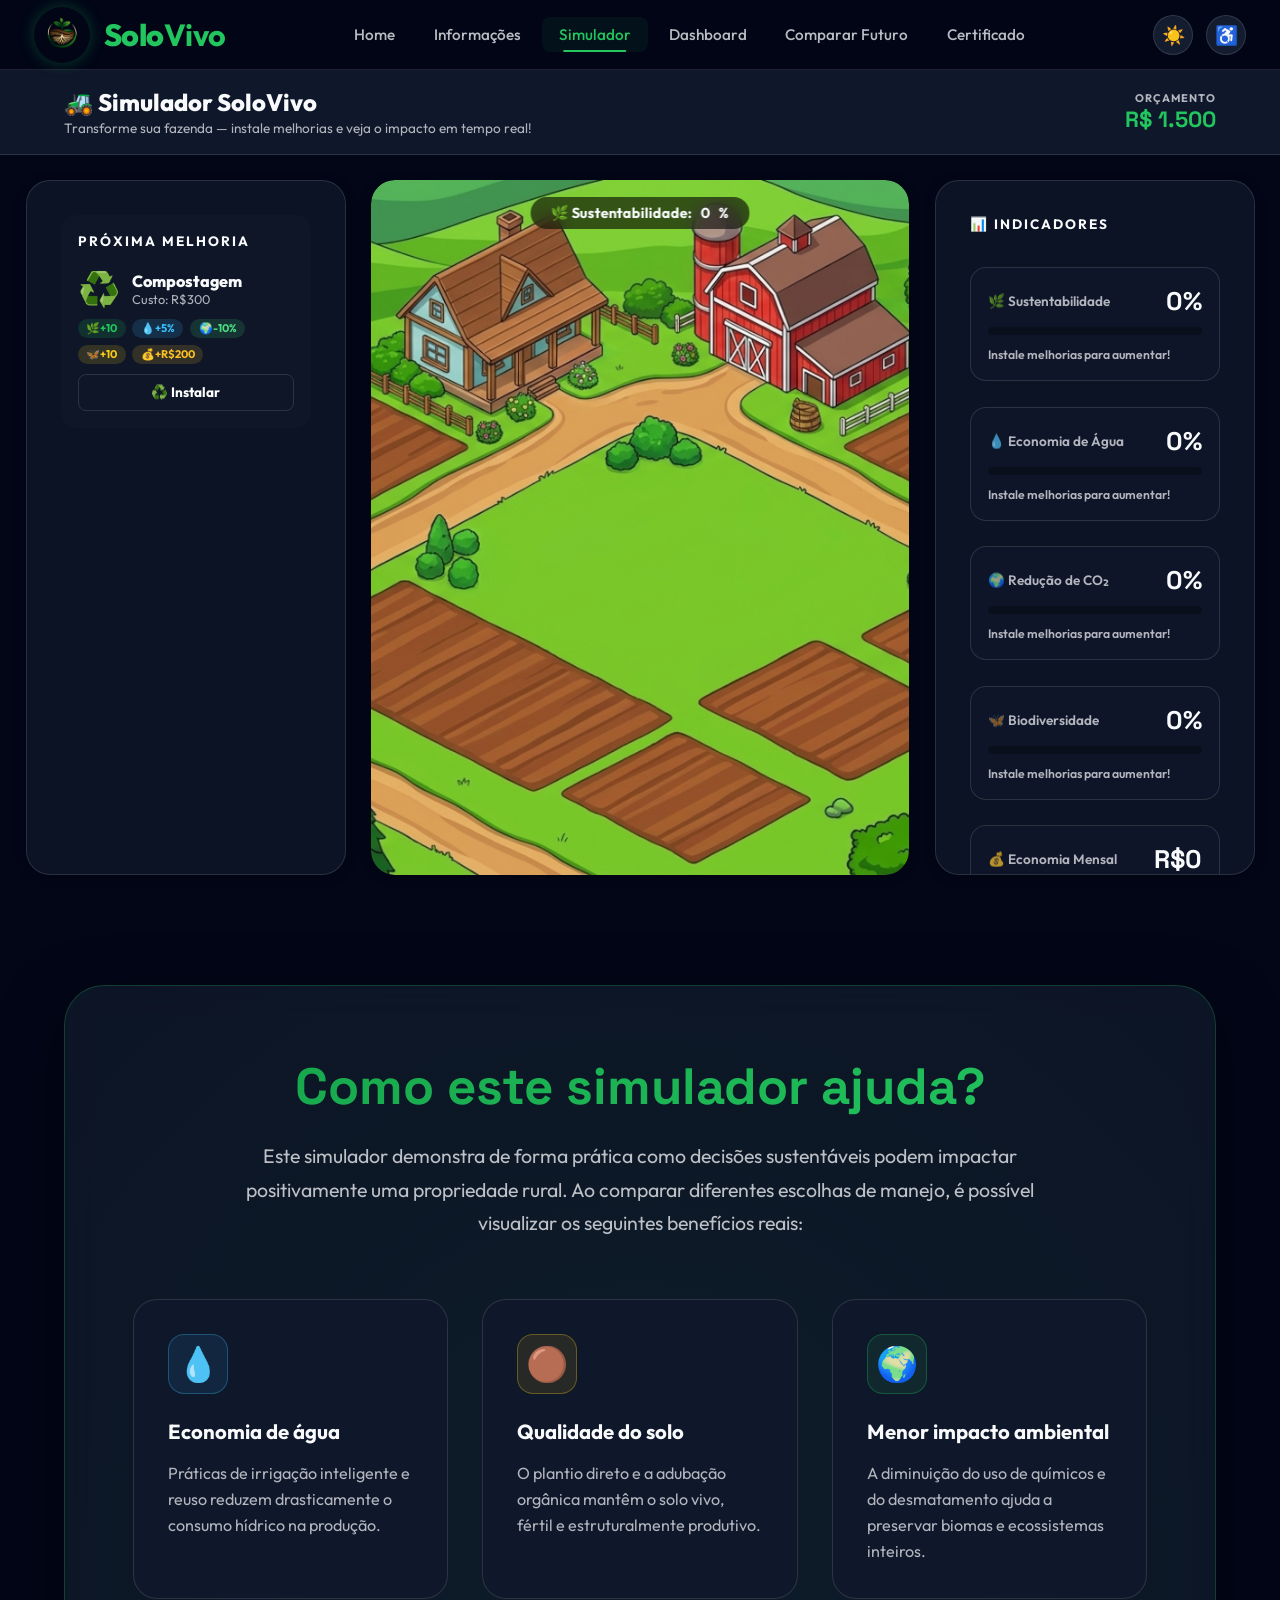
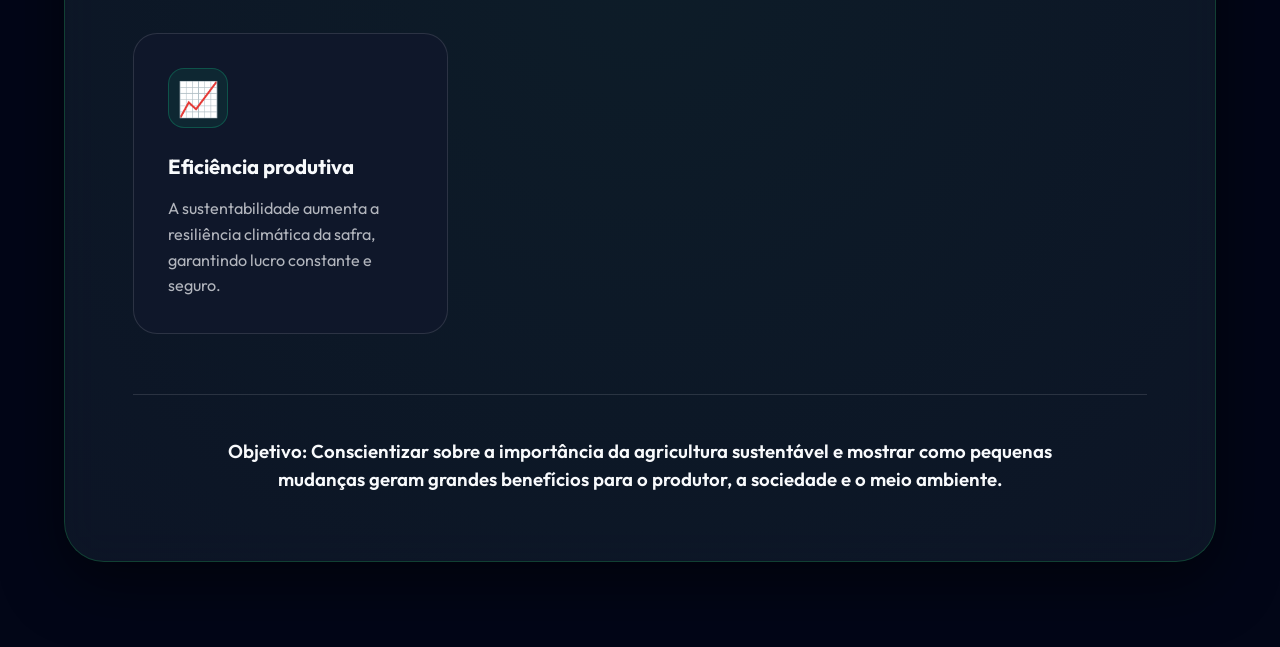
<file: paginas/Simulador.html>
<!DOCTYPE html>
<html lang="pt-BR" data-theme="dark">
<head>
  <meta charset="UTF-8">
  <meta name="viewport" content="width=device-width, initial-scale=1.0">
  <meta name="description" content="SoloVivo — Simulador de Fazenda Sustentável. Instale melhorias ecológicas e transforme sua fazenda.">
  <title>Simulador — SoloVivo</title>
  <link rel="preconnect" href="https://fonts.googleapis.com">
  <link rel="preconnect" href="https://fonts.gstatic.com" crossorigin>
  <link rel="preload" as="style" onload="this.onload=null;this.rel='stylesheet'" href="https://fonts.googleapis.com/css2?family=Outfit:wght@400;600;700;800;900&family=Space+Grotesk:wght@400;600;700&display=swap">
  <noscript><link rel="stylesheet" href="https://fonts.googleapis.com/css2?family=Outfit:wght@400;600;700;800;900&family=Space+Grotesk:wght@400;600;700&display=swap"></noscript>
  <link rel="stylesheet" href="../css/Style.css">
  <link rel="stylesheet" href="../css/Simulador.css">
</head>
<body>



<div id="victoryModal" class="loader-screen hidden" style="background:var(--bg-card);backdrop-filter:blur(12px);z-index:3000">
  <div style="background:var(--bg-modal);padding:3rem;border-radius:var(--radius-lg);border:2px solid var(--verde-destaque);text-align:center;max-width:520px;box-shadow:var(--shadow-glow)">
    <div style="font-size:5rem;margin-bottom:1rem;animation:farmFloat 2s ease-in-out infinite">🏆</div>
    <h2 style="font-size:2.2rem;font-weight:900;background:var(--grad-green);-webkit-background-clip:text;-webkit-text-fill-color:transparent;background-clip:text;margin-bottom:1rem">Fazenda 100% Sustentável!</h2>
    <p style="color:var(--text-muted);margin-bottom:2rem;line-height:1.7">Parabéns! Você provou que o agro pode ser produtivo, lucrativo e estar em completa harmonia com o meio ambiente. Este é o futuro do Brasil!</p>
    <div style="display:flex;gap:1rem;justify-content:center;flex-wrap:wrap">
      <a href="Certificado.html" class="btn-primary">🏆 Gerar Certificado</a>
      <button onclick="document.getElementById('victoryModal').classList.add('hidden')" class="btn-secondary">Continuar Simulando</button>
    </div>
  </div>
</div>



<nav class="navbar" id="mainNavbar">
  <div class="navbar-logo">
    <img src="../imagens/Logo.png" alt="SoloVivo" class="logo-icon">
    <a href="../index.html" style="color:inherit"><span>Solo<strong class="logo-text-bold">Vivo</strong></span></a>
  </div>
  <ul class="navbar-menu" id="navMenu">
    <li><a href="../index.html">Home</a></li>
    <li><a href="Informacoes.html">Informações</a></li>
    <li><a href="Simulador.html" class="active">Simulador</a></li>
    <li><a href="Dashboard.html">Dashboard</a></li>
    <li><a href="Futuro.html">Comparar Futuro</a></li>
    <li><a href="Certificado.html">Certificado</a></li>
  </ul>
  <div class="navbar-actions">
    <button class="btn-theme" id="themeToggle" title="Alternar tema">☀️</button>
    <button class="btn-a11y-toggle" id="a11yToggle" aria-label="Acessibilidade">♿</button>
    <div class="hamburger" id="hamburger" onclick="toggleMenu()">
      <span></span><span></span><span></span>
    </div>
  </div>
</nav>

<div class="a11y-bar" id="a11yBar">
  <span class="a11y-label">♿ Acessibilidade</span>
  <div class="a11y-group">
    <span class="a11y-label" style="font-size:0.65rem">Texto:</span>
    <button class="a11y-btn" id="a11yFontDown">A-</button>
    <button class="a11y-btn" id="a11yFontRst">A</button>
    <button class="a11y-btn" id="a11yFontUp">A+</button>
  </div>
  <div class="a11y-divider"></div>
  <div class="a11y-group">
    <span class="a11y-label" style="font-size:0.65rem">Contraste:</span>
    <button class="a11y-btn" id="a11yNormalContrast">Normal</button>
    <button class="a11y-btn" id="a11yHighContrast">Alto Contraste</button>
  </div>
  <div class="a11y-divider"></div>
  <div class="a11y-group">
    <span class="a11y-label" style="font-size:0.65rem">Leitura:</span>
    <button class="a11y-btn" id="a11yReadingOff">Padrão</button>
    <button class="a11y-btn" id="a11yReading">Modo Leitura</button>
  </div>
  <div class="a11y-divider"></div>
  <div class="tts-panel" id="ttsPanel">
    <div class="tts-header">
      <span class="a11y-label" style="font-size:0.65rem">🔊 Voz:</span>
      <span class="tts-status" id="ttsStatus" data-state="idle">—</span>
    </div>
    <div class="tts-progress-bar"><div class="tts-progress-fill" id="ttsProgress"></div></div>
    <div class="tts-controls">
      <button class="tts-btn" id="ttsPlay" title="Iniciar leitura">▶ Ler</button>
      <button class="tts-btn" id="ttsPause" title="Pausar">⏸</button>
      <button class="tts-btn" id="ttsStop" title="Parar">⏹</button>
    </div>
    <div class="tts-settings">
      <div class="tts-setting-row">
        <span class="tts-setting-label">Voz</span>
        <select class="tts-select" id="ttsVoiceSelect"></select>
      </div>
      <div class="tts-setting-row">
        <span class="tts-setting-label">Velocidade</span>
        <input class="tts-slider" id="ttsRateSlider" type="range" min="0.5" max="2" step="0.1" value="1">
        <span class="tts-rate-label" id="ttsRateLabel">1x</span>
      </div>
    </div>
  </div>
</div>

<div class="install-notification" id="installNotif">✅ Melhoria instalada com sucesso!</div>

<div class="simulator-page">
  <div class="sim-header">
    <div style="display:flex;align-items:center;justify-content:space-between;max-width:1400px;margin:0 auto;width:100%">
      <div style="text-align:left">
        <h1 style="font-size:1.4rem;margin-bottom:0.1rem">🚜 Simulador SoloVivo</h1>
        <p style="font-size:0.8rem">Transforme sua fazenda — instale melhorias e veja o impacto em tempo real!</p>
      </div>
      <div style="display:flex;align-items:center;gap:0.75rem;flex-shrink:0">
        <div style="text-align:right">
          <div style="font-size:0.65rem;color:var(--text-muted);font-weight:700;text-transform:uppercase;letter-spacing:1px">Orçamento</div>
          <div id="budgetVal" style="font-size:1.3rem;font-weight:900;color:var(--verde-destaque);font-family:var(--font-accent)">R$ 1.500</div>
          <div id="incomeTip" style="font-size:0.65rem;color:var(--verde-destaque);opacity:0.7"></div>
        </div>
      </div>
    </div>
  </div>

  <div class="sim-layout">
    <aside class="sim-panel-left" id="improvementsPanel">
      <div id="quickUpgradeSection" style="margin-bottom:1.5rem;padding:1rem;background:var(--bg-card);border:2px solid var(--verde-vivo);border-radius:var(--radius-md);position:relative;overflow:hidden">
        <div class="panel-title" style="margin-bottom:1rem">Próxima Melhoria</div>
        <div id="quickUpgradeContent"></div>
      </div>
    </aside>

    <main class="sim-center" id="farmScene">
      <div class="sim-progress-bar">
        <div class="sim-progress-fill" id="simProgressFill" style="width:0%"></div>
      </div>
      <div class="score-badge" id="scoreBadge">
        🌿 Sustentabilidade: <span id="scoreBadgeValue">0</span>%
      </div>
      <div class="farm-elements" style="display:flex;align-items:center;justify-content:center;height:100%;width:100%;position:relative;z-index:1;background:#0f172a;">
        <img id="farmImage" src="../imagens/UpgradesSimulador/Inicio.png" style="width:100%;height:100%;object-fit:cover;border-radius:var(--radius-lg);">
      </div>
    </main>

    <aside class="sim-panel-right" id="metricsPanel">
      <div class="panel-title">📊 Indicadores</div>

      <div class="metric-item">
        <div class="metric-header">
          <span class="metric-label">🌿 Sustentabilidade</span>
          <span class="metric-value" id="mSustVal">0%</span>
        </div>
        <div class="metric-bar-bg"><div class="metric-bar-fill" id="mSustBar" style="width:0%;background:linear-gradient(90deg,#14532d,#22c55e)"></div></div>
        <span class="metric-change change-positive" id="mSustChange">Instale melhorias para aumentar!</span>
      </div>

      <div class="metric-item">
        <div class="metric-header">
          <span class="metric-label">💧 Economia de Água</span>
          <span class="metric-value" id="mWaterVal">0%</span>
        </div>
        <div class="metric-bar-bg"><div class="metric-bar-fill" id="mWaterBar" style="width:0%;background:linear-gradient(90deg,#0c4a6e,#38bdf8)"></div></div>
        <span class="metric-change" id="mWaterChange" style="color:var(--text-muted)">—</span>
      </div>

      <div class="metric-item">
        <div class="metric-header">
          <span class="metric-label">🌍 Redução de CO₂</span>
          <span class="metric-value" id="mCO2Val">0%</span>
        </div>
        <div class="metric-bar-bg"><div class="metric-bar-fill" id="mCO2Bar" style="width:0%;background:linear-gradient(90deg,#065f46,#34d399)"></div></div>
        <span class="metric-change" id="mCO2Change" style="color:var(--text-muted)">—</span>
      </div>

      <div class="metric-item">
        <div class="metric-header">
          <span class="metric-label">🦋 Biodiversidade</span>
          <span class="metric-value" id="mBioVal">0%</span>
        </div>
        <div class="metric-bar-bg"><div class="metric-bar-fill" id="mBioBar" style="width:0%;background:linear-gradient(90deg,#78350f,#facc15)"></div></div>
        <span class="metric-change" id="mBioChange" style="color:var(--text-muted)">—</span>
      </div>

      <div class="metric-item">
        <div class="metric-header">
          <span class="metric-label">💰 Economia Mensal</span>
          <span class="metric-value" id="mEcoVal">R$0</span>
        </div>
        <div class="metric-bar-bg"><div class="metric-bar-fill" id="mEcoBar" style="width:0%;background:linear-gradient(90deg,#92400e,#fbbf24)"></div></div>
        <span class="metric-change" id="mEcoChange" style="color:var(--text-muted)">—</span>
      </div>

      <div class="metric-item" style="text-align:center;border-color:var(--verde-vivo)">
        <div style="font-size:0.65rem;font-weight:700;color:var(--text-muted);letter-spacing:1px;text-transform:uppercase;margin-bottom:0.2rem">Pontuação Total</div>
        <div style="font-size:2.8rem;font-weight:900;color:var(--verde-vivo);font-family:var(--font-accent);line-height:1" id="totalScore">0</div>
        <div style="font-size:0.78rem;color:var(--amarelo-ouro);margin-top:0.25rem;font-weight:700" id="scoreCategory">🚜 Agricultor Iniciante</div>
        <div style="font-size:0.65rem;color:var(--text-muted);margin-top:0.2rem">Renda passiva: <span id="incomeRateDisplay">R$100</span>/8s</div>
      </div>

      <div style="display:flex;flex-direction:column;gap:0.4rem">
        <a href="Dashboard.html" class="btn-goto-dashboard">📊 Dashboard Completo →</a>
        <a href="Futuro.html" class="btn-goto-dashboard" style="background:var(--grad-sky)">🔮 Comparar Futuro →</a>
        <a href="Certificado.html" class="btn-goto-dashboard" style="background:var(--grad-gold)">🏆 Certificado →</a>
        <button class="btn-reset-sim" onclick="resetSimulator()">🔄 Reiniciar Fazenda</button>
      </div>
    </aside>

  </div>
</div>

<section class="sim-edu-panel">
  <div class="sim-edu-wrapper reveal">
    <div class="sim-edu-header">
      <h2 class="sim-edu-title">Como este simulador ajuda?</h2>
      <p class="sim-edu-desc">
        Este simulador demonstra de forma prática como decisões sustentáveis podem impactar positivamente uma propriedade rural. Ao comparar diferentes escolhas de manejo, é possível visualizar os seguintes benefícios reais:
      </p>
    </div>
    
    <div class="sim-edu-grid">
      <div class="sim-edu-feature reveal delay-1">
        <div class="sim-edu-icon icon-blue-bg">💧</div>
        <h4>Economia de água</h4>
        <p>Práticas de irrigação inteligente e reuso reduzem drasticamente o consumo hídrico na produção.</p>
      </div>
      
      <div class="sim-edu-feature reveal delay-2">
        <div class="sim-edu-icon icon-gold-bg">🟤</div>
        <h4>Qualidade do solo</h4>
        <p>O plantio direto e a adubação orgânica mantêm o solo vivo, fértil e estruturalmente produtivo.</p>
      </div>
      
      <div class="sim-edu-feature reveal delay-3">
        <div class="sim-edu-icon icon-green-bg">🌍</div>
        <h4>Menor impacto ambiental</h4>
        <p>A diminuição do uso de químicos e do desmatamento ajuda a preservar biomas e ecossistemas inteiros.</p>
      </div>
      
      <div class="sim-edu-feature reveal delay-4">
        <div class="sim-edu-icon icon-emerald-bg">📈</div>
        <h4>Eficiência produtiva</h4>
        <p>A sustentabilidade aumenta a resiliência climática da safra, garantindo lucro constante e seguro.</p>
      </div>
    </div>
    
    <div class="sim-edu-footer reveal delay-2">
      <p>
        Objetivo: Conscientizar sobre a importância da agricultura sustentável e mostrar como pequenas mudanças geram grandes benefícios para o produtor, a sociedade e o meio ambiente.
      </p>
    </div>
  </div>
</section>

<script src="../js/Main.js"></script>
<script src="../js/Acessibilidade.js" defer></script>
<script src="../js/Simulador.js"></script>
</body>
</html>
</file>
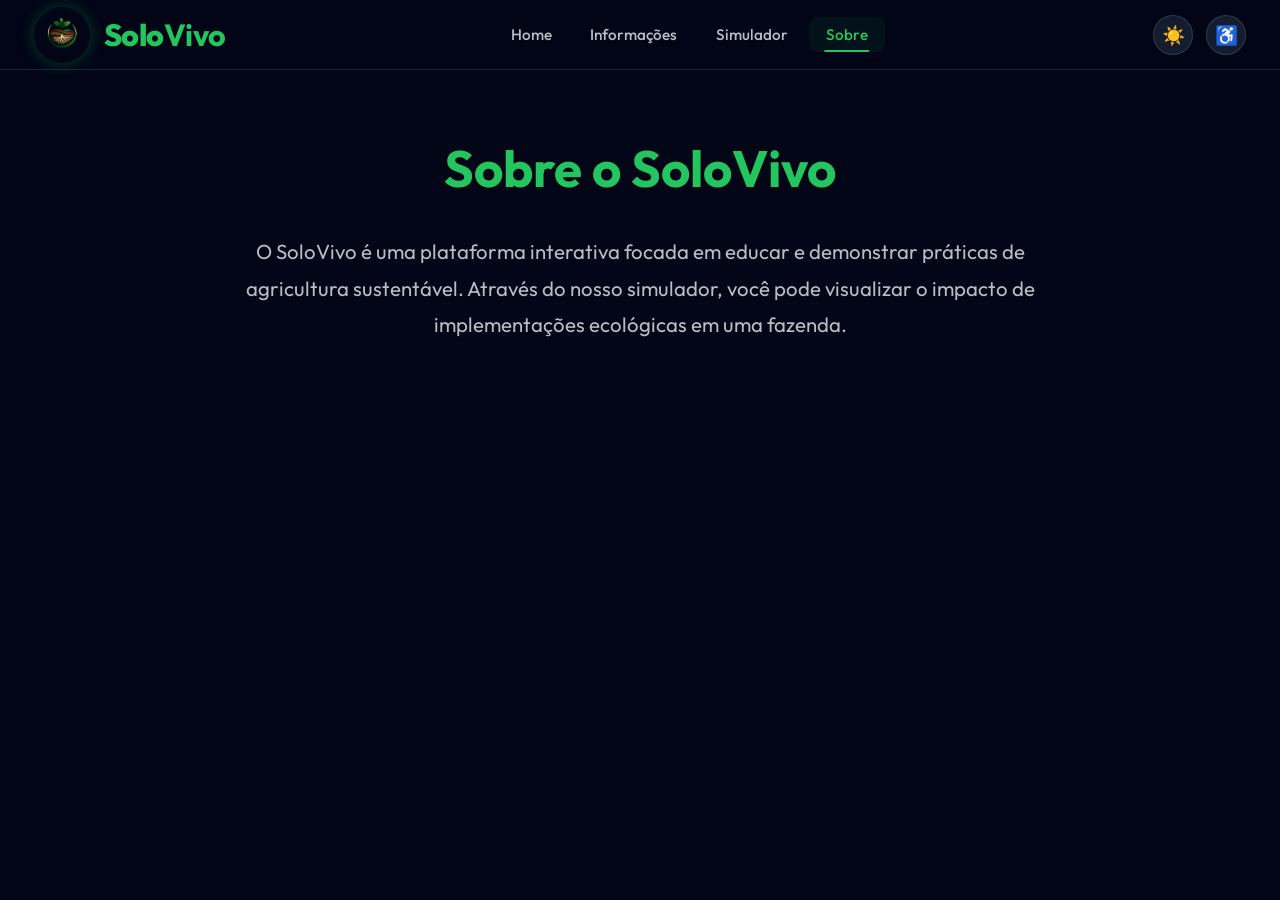
<file: paginas/Sobre.html>
<!DOCTYPE html>
<html lang="pt-BR" data-theme="dark">
<head>
  <meta charset="UTF-8">
  <meta name="viewport" content="width=device-width, initial-scale=1.0">
  <meta name="description" content="SoloVivo — Sobre o Projeto">
  <title>Sobre — SoloVivo</title>
  <link rel="preconnect" href="https://fonts.googleapis.com">
  <link rel="preconnect" href="https://fonts.gstatic.com" crossorigin>
  <link rel="stylesheet" href="https://fonts.googleapis.com/css2?family=Outfit:wght@400;600;700;800;900&family=Space+Grotesk:wght@400;600;700&display=swap">
  <link rel="stylesheet" href="../css/Style.css">
</head>
<body>

<nav class="navbar" id="mainNavbar">
  <div class="navbar-logo">
    <img src="../imagens/Logo.png" alt="SoloVivo Logo" class="logo-icon">
    <a href="../index.html" style="color:inherit"><span>Solo<strong class="logo-text-bold">Vivo</strong></span></a>
  </div>
  <ul class="navbar-menu" id="navMenu">
    <li><a href="../index.html">Home</a></li>
    <li><a href="Informacoes.html">Informações</a></li>
    <li><a href="Simulador.html">Simulador</a></li>
    <li><a href="Sobre.html" class="active">Sobre</a></li>
  </ul>
  <div class="navbar-actions">
    <button class="btn-theme" id="themeToggle" title="Alternar tema">☀️</button>
    <button class="btn-a11y-toggle" id="a11yToggle" aria-label="Acessibilidade">♿</button>
    <div class="hamburger" id="hamburger" onclick="toggleMenu()">
      <span></span><span></span><span></span>
    </div>
  </div>
</nav>

<div class="a11y-bar" id="a11yBar">
  <span class="a11y-label">♿ Acessibilidade</span>
  <div class="a11y-group">
    <span class="a11y-label" style="font-size:0.65rem">Texto:</span>
    <button class="a11y-btn" id="a11yFontDown">A-</button>
    <button class="a11y-btn" id="a11yFontRst">A</button>
    <button class="a11y-btn" id="a11yFontUp">A+</button>
  </div>
  <div class="a11y-divider"></div>
  <div class="a11y-group">
    <span class="a11y-label" style="font-size:0.65rem">Contraste:</span>
    <button class="a11y-btn" id="a11yNormalContrast">Normal</button>
    <button class="a11y-btn" id="a11yHighContrast">Alto</button>
  </div>
  <div class="a11y-divider"></div>
  <div class="a11y-group">
    <span class="a11y-label" style="font-size:0.65rem">Leitura:</span>
    <button class="a11y-btn" id="a11yReadingOff">Padrão</button>
    <button class="a11y-btn" id="a11yReading">Modo Leitura</button>
  </div>
</div>

<main style="max-width: 1200px; margin: 6rem auto 2rem auto; padding: 2rem;">
  <h1 style="font-size: 3rem; color: var(--verde-destaque); text-align: center; margin-bottom: 2rem;">Sobre o SoloVivo</h1>
  <p style="font-size: 1.2rem; line-height: 1.8; text-align: center; color: var(--text-secondary); max-width: 800px; margin: 0 auto;">
    O SoloVivo é uma plataforma interativa focada em educar e demonstrar práticas de agricultura sustentável. 
    Através do nosso simulador, você pode visualizar o impacto de implementações ecológicas em uma fazenda.
  </p>
</main>

<script src="../js/Main.js"></script>
<script src="../js/Acessibilidade.js" defer></script>
</body>
</html>
</file>
<file: css/Style.css>
:root {
  --azul-escuro: #0F172A;
  --azul-ardosia: #334155;
  --verde-destaque: #22C55E;
  --branco-suave: #F8FAFC;
  --preto-profundo: #020617;
  --verde-hover: #16A34A;
  --verde-glow: rgba(34, 197, 94, 0.4);
  --verde-subtle: rgba(34, 197, 94, 0.08);
  --verde-border: rgba(34, 197, 94, 0.25);
  --bg-primary: #020617;
  --bg-secondary: #0F172A;
  --bg-card: rgba(15, 23, 42, 0.8);
  --bg-glass: rgba(34, 197, 94, 0.06);
  --text-primary: #F8FAFC;
  --text-secondary: rgba(248, 250, 252, 0.75);
  --text-muted: rgba(248, 250, 252, 0.70);
  --border-color: rgba(255, 255, 255, 0.12);
  --border-hover: rgba(34, 197, 94, 0.5);
  --grad-hero: linear-gradient(135deg, #020617 0%, #0F172A 50%, #0a1628 100%);
  --grad-green: linear-gradient(135deg, #16A34A, #22C55E);
  --grad-sky: linear-gradient(135deg, #1e3a5f, #334155);
  --grad-gold: linear-gradient(135deg, #78350f, #f59e0b);
  --grad-card: linear-gradient(135deg, rgba(15, 23, 42, 0.6), rgba(34, 197, 94, 0.05));
  --grad-subtle: linear-gradient(135deg, #020617, #0F172A);
  --shadow-sm: 0 2px 12px rgba(0, 0, 0, 0.3);
  --shadow-md: 0 8px 32px rgba(0, 0, 0, 0.4);
  --shadow-lg: 0 20px 60px rgba(0, 0, 0, 0.5);
  --shadow-glow: 0 0 40px rgba(34, 197, 94, 0.3);
  --shadow-green: 0 4px 24px rgba(34, 197, 94, 0.25);
  --font-main: 'Outfit', sans-serif;
  --font-accent: 'Space Grotesk', sans-serif;
  --transition: all 0.3s cubic-bezier(0.4, 0, 0.2, 1);
  --transition-slow: all 0.6s cubic-bezier(0.4, 0, 0.2, 1);
  --radius-sm: 8px;
  --radius-md: 16px;
  --radius-lg: 24px;
  --radius-xl: 40px;
}

*,
*::before,
*::after {
  margin: 0;
  padding: 0;
  box-sizing: border-box;
}

html {
  scroll-behavior: smooth;
}

body {
  font-family: var(--font-main);
  font-size: 17px;
  background: var(--bg-primary);
  color: var(--text-primary);
  overflow-x: hidden;
  transition: background 0.4s, color 0.4s;
}

[data-theme="light"] {
  --bg-primary: #F1F5F9;
  --bg-secondary: #E2E8F0;
  --bg-card: rgba(255, 255, 255, 0.95);
  --bg-glass: rgba(34, 197, 94, 0.08);
  --text-primary: #0F172A;
  --text-secondary: #1E293B;
  --text-muted: #334155;
  --verde-destaque: #15803d;
  --border-color: rgba(15, 23, 42, 0.15);
  --border-hover: rgba(21, 128, 61, 0.5);
  --preto-profundo: #F8FAFC;
  --azul-escuro: #CBD5E1;
  --azul-ardosia: #64748B;
  --branco-suave: #0F172A;
  --verde-vivo: #16A34A;
  --shadow-sm: 0 2px 12px rgba(0, 0, 0, 0.1);
  --shadow-md: 0 8px 32px rgba(0, 0, 0, 0.15);
  --shadow-lg: 0 20px 60px rgba(0, 0, 0, 0.2);
  --grad-sky: linear-gradient(135deg, #0EA5E9, #38BDF8);
  --grad-gold: linear-gradient(135deg, #D97706, #F59E0B);
  --grad-hero: linear-gradient(135deg, #F1F5F9 0%, #E2E8F0 50%, #CBD5E1 100%);
  --bg-modal: rgba(255, 255, 255, 0.98);
}

[data-theme="light"] .navbar {
  background: rgba(241, 245, 249, 0.92);
  border-bottom-color: rgba(15, 23, 42, 0.12);
}

[data-theme="light"] .navbar-logo,
[data-theme="light"] .navbar-menu a {
  color: #0F172A;
}

[data-theme="light"] .navbar-menu a:hover,
[data-theme="light"] .navbar-menu a.active {
  color: var(--verde-destaque);
  background: rgba(34, 197, 94, 0.1);
}

[data-theme="light"] .btn-theme {
  background: rgba(15, 23, 42, 0.08);
  color: #0F172A;
  border-color: rgba(15, 23, 42, 0.15);
}

[data-theme="light"] .hero,
[data-theme="light"] .hero-video-section {
  background: linear-gradient(135deg, #E2E8F0 0%, #F1F5F9 100%);
}

[data-theme="light"] .hero-title,
[data-theme="light"] .hero-subtitle {
  color: #0F172A;
}

[data-theme="light"] .hero-subtitle {
  color: #334155;
}

[data-theme="light"] .stat-card {
  background: rgba(255, 255, 255, 0.95);
  border-color: rgba(15, 23, 42, 0.1);
  box-shadow: 0 4px 20px rgba(0, 0, 0, 0.08);
}

[data-theme="light"] .stat-number,
[data-theme="light"] .stat-suffix {
  color: #0F172A;
}

[data-theme="light"] .stat-label {
  color: #334155;
}

[data-theme="light"] .section-title {
  color: #0F172A;
}

[data-theme="light"] .section-subtitle {
  color: #475569;
}

[data-theme="light"] .problem-card,
[data-theme="light"] .solution-card {
  background: rgba(255, 255, 255, 0.95);
  border-color: rgba(15, 23, 42, 0.1);
}

[data-theme="light"] .problem-card h3,
[data-theme="light"] .solution-card h3 {
  color: #0F172A;
}

[data-theme="light"] .problem-card p,
[data-theme="light"] .solution-card p {
  color: #334155;
}

[data-theme="light"] .stats-section {
  background: #E2E8F0;
  border-color: rgba(15, 23, 42, 0.1);
}

[data-theme="light"] footer {
  background: #F1F5F9;
  color: #0F172A;
  border-top-color: rgba(15, 23, 42, 0.1);
}

[data-theme="light"] .footer-logo {
  color: var(--verde-destaque);
}

[data-theme="light"] .footer-text {
  color: #475569;
}

[data-theme="light"] .footer-links a {
  color: #475569;
}

[data-theme="light"] .footer-copy {
  color: rgba(15, 23, 42, 0.4);
  border-top-color: rgba(15, 23, 42, 0.1);
}

[data-theme="light"] .cta-section {
  background: linear-gradient(135deg, #E8F5E9 0%, #F1F8E9 50%, #E8F5E9 100%);
  color: #0F172A;
}

[data-theme="light"] .cta-section h2 {
  color: #0F172A;
}

[data-theme="light"] .cta-section p {
  color: #334155;
}

[data-theme="light"] .cta-section::before {
  background: radial-gradient(circle, rgba(34, 197, 94, 0.12) 0%, transparent 60%);
}

[data-theme="light"] .problems-section {
  background: #F1F5F9;
}

[data-theme="light"] .solutions-section {
  background: #E2E8F0;
}

[data-theme="light"] .hero-badge {
  background: rgba(34, 197, 94, 0.12);
  border-color: rgba(34, 197, 94, 0.35);
  color: #15803d;
}

[data-theme="light"] .hero-theme-tag {
  background: rgba(34, 197, 94, 0.1);
  border-color: rgba(34, 197, 94, 0.25);
  color: #15803d;
}

[data-theme="light"] .problem-stat {
  background: rgba(239, 68, 68, 0.08);
  border-color: rgba(239, 68, 68, 0.2);
  color: #dc2626;
}

[data-theme="light"] .solution-num {
  color: rgba(34, 197, 94, 0.2);
}

[data-theme="light"] .tag {
  background: rgba(34, 197, 94, 0.1);
  border-color: rgba(34, 197, 94, 0.25);
  color: #15803d;
}

a {
  text-decoration: none;
  color: inherit;
}

img {
  max-width: 100%;
  display: block;
}

button {
  cursor: pointer;
  border: none;
  background: none;
  font-family: inherit;
}

::-webkit-scrollbar {
  width: 6px;
}

::-webkit-scrollbar-track {
  background: var(--preto-profundo);
}

::-webkit-scrollbar-thumb {
  background: var(--verde-destaque);
  border-radius: 3px;
}

::-webkit-scrollbar-thumb:hover {
  background: var(--verde-hover);
}

.navbar {
  position: fixed;
  top: 0;
  left: 0;
  right: 0;
  z-index: 1000;
  display: flex;
  align-items: center;
  justify-content: space-between;
  padding: 0 2rem;
  height: 70px;
  background: rgba(2, 6, 23, 0.85);
  backdrop-filter: blur(20px);
  -webkit-backdrop-filter: blur(20px);
  border-bottom: 1px solid var(--border-color);
  transition: var(--transition);
}

.navbar-logo {
  display: flex;
  align-items: center;
  gap: 0.8rem;
  font-size: 1.8rem;
  font-weight: 800;
  color: var(--verde-destaque);
  letter-spacing: -0.5px;
}

.navbar-logo .logo-icon {
  width: 56px;
  height: 56px;
  border-radius: 50%;
  object-fit: cover;
  box-shadow: 0 0 16px rgba(34, 197, 94, 0.3);
}

.navbar-logo .logo-text-bold {
  color: var(--verde-destaque);
}

.navbar-menu {
  display: flex;
  align-items: center;
  gap: 0.25rem;
  list-style: none;
}

.navbar-menu a {
  display: block;
  padding: 0.45rem 1rem;
  border-radius: var(--radius-sm);
  font-weight: 500;
  font-size: 0.9rem;
  color: var(--text-secondary);
  transition: var(--transition);
  position: relative;
}

.navbar-menu a::after {
  content: '';
  position: absolute;
  bottom: 0;
  left: 50%;
  transform: translateX(-50%);
  width: 0;
  height: 2px;
  background: var(--verde-destaque);
  border-radius: 2px;
  transition: var(--transition);
}

.navbar-menu a:hover,
.navbar-menu a.active {
  color: var(--verde-destaque);
  background: var(--bg-glass);
}

.navbar-menu a:hover::after,
.navbar-menu a.active::after {
  width: 60%;
}

.navbar-actions {
  display: flex;
  align-items: center;
  gap: 0.75rem;
}

.btn-theme {
  width: 40px;
  height: 40px;
  border-radius: 50%;
  background: rgba(51, 65, 85, 0.4);
  border: 1px solid var(--border-color);
  color: var(--text-primary);
  font-size: 1.1rem;
  display: flex;
  align-items: center;
  justify-content: center;
  transition: var(--transition);
}

.btn-theme:hover {
  background: var(--verde-destaque);
  border-color: var(--verde-destaque);
  color: var(--preto-profundo);
  transform: rotate(20deg);
}

.btn-nav-cta {
  padding: 0.5rem 1.2rem;
  background: var(--verde-destaque);
  color: #F8FAFC;
  border-radius: var(--radius-xl);
  font-weight: 700;
  font-size: 0.85rem;
  letter-spacing: 0.5px;
  transition: var(--transition);
  box-shadow: var(--shadow-green);
}

.btn-nav-cta:hover {
  transform: translateY(-2px) scale(1.05);
  box-shadow: 0 6px 30px rgba(34, 197, 94, 0.5);
}

.hamburger {
  display: none;
  flex-direction: column;
  gap: 5px;
  width: 30px;
  padding: 4px;
  cursor: pointer;
}

.hamburger span {
  display: block;
  height: 2px;
  background: var(--text-primary);
  border-radius: 2px;
  transition: var(--transition);
}

.hero {
  min-height: 100vh;
  display: grid;
  grid-template-columns: 1fr 1fr;
  align-items: center;
  gap: 3rem;
  padding: 100px 5% 60px;
  background: var(--preto-profundo);
  position: relative;
  overflow: hidden;
}

.hero::before {
  content: '';
  position: absolute;
  top: -30%;
  left: -20%;
  width: 700px;
  height: 700px;
  background: radial-gradient(circle, rgba(34, 197, 94, 0.08) 0%, transparent 70%);
  pointer-events: none;
  animation: heroGlowFloat 8s ease-in-out infinite;
}

.hero::after {
  content: '';
  position: absolute;
  bottom: -20%;
  right: -10%;
  width: 500px;
  height: 500px;
  background: radial-gradient(circle, rgba(51, 65, 85, 0.15) 0%, transparent 70%);
  pointer-events: none;
  animation: heroGlowFloat 10s ease-in-out infinite reverse;
}

@keyframes heroGlowFloat {

  0%,
  100% {
    transform: translate(0, 0);
  }

  50% {
    transform: translate(30px, -20px);
  }
}

.hero-grid-bg {
  position: absolute;
  inset: 0;
  background-image:
    linear-gradient(rgba(51, 65, 85, 0.1) 1px, transparent 1px),
    linear-gradient(90deg, rgba(51, 65, 85, 0.1) 1px, transparent 1px);
  background-size: 60px 60px;
  pointer-events: none;
}

.hero-particles {
  position: absolute;
  inset: 0;
  pointer-events: none;
  overflow: hidden;
}

.particle {
  position: absolute;
  border-radius: 50%;
  animation: particleFloat linear infinite;
  opacity: 0.3;
}

@keyframes particleFloat {
  0% {
    transform: translateY(100vh) rotate(0deg);
    opacity: 0;
  }

  10% {
    opacity: 0.3;
  }

  90% {
    opacity: 0.3;
  }

  100% {
    transform: translateY(-100px) rotate(720deg);
    opacity: 0;
  }
}

.hero-left {
  position: relative;
  z-index: 2;
}

.hero-badge {
  display: inline-flex;
  align-items: center;
  gap: 0.5rem;
  padding: 0.4rem 1rem;
  background: rgba(34, 197, 94, 0.1);
  border: 1px solid rgba(34, 197, 94, 0.3);
  border-radius: var(--radius-xl);
  font-size: 0.78rem;
  font-weight: 600;
  color: var(--verde-destaque);
  letter-spacing: 1px;
  text-transform: uppercase;
  margin-bottom: 1.5rem;
  animation: badgePulse 2s ease-in-out infinite;
}

@keyframes badgePulse {

  0%,
  100% {
    box-shadow: 0 0 0 0 rgba(34, 197, 94, 0.3);
  }

  50% {
    box-shadow: 0 0 0 8px rgba(34, 197, 94, 0);
  }
}

.hero-title {
  font-size: clamp(2.2rem, 5vw, 3.8rem);
  font-weight: 900;
  line-height: 1.1;
  margin-bottom: 1rem;
  letter-spacing: -1px;
  color: var(--branco-suave);
}

.hero-title .highlight {
  background: var(--grad-green);
  -webkit-background-clip: text;
  -webkit-text-fill-color: transparent;
  background-clip: text;
}

.hero-title .highlight-blue {
  background: linear-gradient(135deg, #22C55E, #4ade80);
  -webkit-background-clip: text;
  -webkit-text-fill-color: transparent;
  background-clip: text;
}

.hero-subtitle {
  font-size: 1.1rem;
  color: var(--text-muted);
  line-height: 1.7;
  margin-bottom: 2rem;
  max-width: 500px;
  font-weight: 400;
}

.hero-theme-tag {
  display: inline-block;
  padding: 0.6rem 1.2rem;
  background: rgba(34, 197, 94, 0.08);
  border: 1px solid rgba(34, 197, 94, 0.2);
  border-radius: var(--radius-md);
  font-size: 0.85rem;
  color: var(--verde-destaque);
  font-weight: 500;
  margin-bottom: 2rem;
  font-style: italic;
}

.hero-buttons {
  display: flex;
  gap: 1rem;
  flex-wrap: wrap;
}

.btn-primary {
  display: inline-flex;
  align-items: center;
  gap: 0.6rem;
  padding: 0.9rem 2rem;
  background: var(--verde-destaque);
  color: #F8FAFC;
  border-radius: var(--radius-xl);
  font-weight: 700;
  font-size: 1rem;
  letter-spacing: 0.3px;
  transition: var(--transition);
  box-shadow: 0 4px 20px rgba(34, 197, 94, 0.3);
  position: relative;
  overflow: hidden;
}

.btn-primary::before {
  content: '';
  position: absolute;
  inset: 0;
  background: linear-gradient(rgba(255, 255, 255, 0.15), transparent);
  opacity: 0;
  transition: var(--transition);
}

.btn-primary:hover {
  transform: translateY(-3px) scale(1.03);
  box-shadow: 0 8px 40px rgba(34, 197, 94, 0.5);
}

.btn-primary:hover::before {
  opacity: 1;
}

.btn-secondary {
  display: inline-flex;
  align-items: center;
  gap: 0.6rem;
  padding: 0.9rem 2rem;
  background: transparent;
  color: var(--branco-suave);
  border: 2px solid var(--azul-ardosia);
  border-radius: var(--radius-xl);
  font-weight: 600;
  font-size: 1rem;
  transition: var(--transition);
  backdrop-filter: blur(8px);
}

.btn-secondary:hover {
  background: var(--azul-ardosia);
  color: var(--branco-suave);
  transform: translateY(-3px);
  box-shadow: var(--shadow-sm);
}

.hero-right {
  position: relative;
  z-index: 2;
  display: flex;
  align-items: center;
  justify-content: center;
}

.farm-scene {
  width: 100%;
  max-width: 560px;
  position: relative;
}

.farm-svg-container {
  width: 100%;
  aspect-ratio: 4/3;
  position: relative;
  filter: drop-shadow(0 20px 60px rgba(34, 197, 94, 0.15));
  animation: farmFloat 6s ease-in-out infinite;
  border-radius: var(--radius-lg);
  overflow: hidden;
}

@keyframes farmFloat {

  0%,
  100% {
    transform: translateY(0);
  }

  50% {
    transform: translateY(-12px);
  }
}

.stats-section {
  padding: 5rem 5%;
  background: var(--azul-escuro);
  border-top: 1px solid var(--border-color);
  border-bottom: 1px solid var(--border-color);
}

.stats-grid {
  display: grid;
  grid-template-columns: repeat(auto-fit, minmax(180px, 1fr));
  gap: 2rem;
  max-width: 1100px;
  margin: 0 auto;
}

.stat-card {
  text-align: center;
  padding: 2.5rem 1.5rem;
  background: var(--bg-card);
  backdrop-filter: blur(16px);
  border: 1px solid var(--border-color);
  border-radius: var(--radius-lg);
  transition: var(--transition);
  position: relative;
  overflow: hidden;
}

.stat-card::before {
  content: '';
  position: absolute;
  top: 0;
  left: 0;
  right: 0;
  height: 3px;
  background: var(--grad-green);
  transform: scaleX(0);
  transition: var(--transition);
}

.stat-card:hover {
  transform: translateY(-8px);
  box-shadow: var(--shadow-glow);
  border-color: var(--verde-border);
}

.stat-card:hover::before {
  transform: scaleX(1);
}

.stat-icon {
  font-size: 2.5rem;
  margin-bottom: 0.75rem;
}

.stat-number {
  font-size: 2.8rem;
  font-weight: 900;
  color: var(--verde-destaque);
  line-height: 1;
  font-family: var(--font-accent);
}

.stat-suffix {
  font-size: 1.5rem;
  font-weight: 700;
  color: var(--verde-destaque);
}

.stat-label {
  font-size: 0.9rem;
  color: var(--text-muted);
  margin-top: 0.5rem;
  font-weight: 500;
}

.problems-section {
  padding: 6rem 5%;
  background: var(--preto-profundo);
}

.section-header {
  text-align: center;
  margin-bottom: 4rem;
}

.section-tag {
  display: inline-block;
  padding: 0.3rem 1rem;
  background: rgba(34, 197, 94, 0.08);
  border: 1px solid rgba(34, 197, 94, 0.2);
  border-radius: var(--radius-xl);
  font-size: 0.75rem;
  font-weight: 700;
  color: var(--verde-destaque);
  letter-spacing: 2px;
  text-transform: uppercase;
  margin-bottom: 1rem;
}

.section-title {
  font-size: clamp(1.8rem, 4vw, 3rem);
  font-weight: 800;
  line-height: 1.2;
  margin-bottom: 1rem;
  color: var(--branco-suave);
}

.section-subtitle {
  font-size: 1.05rem;
  color: var(--text-muted);
  max-width: 600px;
  margin: 0 auto;
  line-height: 1.7;
}

.problems-grid {
  display: grid;
  grid-template-columns: repeat(auto-fit, minmax(250px, 1fr));
  gap: 1.5rem;
  max-width: 1100px;
  margin: 0 auto;
}

.problem-card {
  padding: 2rem;
  background: var(--bg-card);
  backdrop-filter: blur(16px);
  border: 1px solid var(--border-color);
  border-radius: var(--radius-lg);
  transition: var(--transition);
  cursor: pointer;
  position: relative;
  overflow: hidden;
}

.problem-card::after {
  content: '';
  position: absolute;
  inset: 0;
  background: var(--grad-card);
  opacity: 0;
  transition: var(--transition);
}

.problem-card:hover {
  transform: translateY(-10px) scale(1.02);
  box-shadow: var(--shadow-md);
  border-color: var(--border-hover);
}

.problem-card:hover::after {
  opacity: 1;
}

.problem-icon {
  font-size: 3rem;
  margin-bottom: 1rem;
  display: block;
  position: relative;
  z-index: 1;
}

.problem-card h3 {
  font-size: 1.3rem;
  font-weight: 700;
  margin-bottom: 0.75rem;
  position: relative;
  z-index: 1;
  color: var(--branco-suave);
}

.problem-card p {
  font-size: 0.9rem;
  color: var(--text-muted);
  line-height: 1.6;
  position: relative;
  z-index: 1;
}

.problem-stat {
  display: inline-block;
  margin-top: 1rem;
  padding: 0.3rem 0.8rem;
  background: rgba(239, 68, 68, 0.1);
  border: 1px solid rgba(239, 68, 68, 0.25);
  border-radius: var(--radius-sm);
  font-size: 0.8rem;
  font-weight: 700;
  color: #f87171;
  position: relative;
  z-index: 1;
}

.solutions-section {
  padding: 6rem 5%;
  background: var(--azul-escuro);
}

.solutions-grid {
  display: grid;
  grid-template-columns: repeat(auto-fit, minmax(300px, 1fr));
  gap: 2rem;
  max-width: 1100px;
  margin: 0 auto;
}

.solution-card {
  padding: 2.5rem;
  background: var(--bg-card);
  backdrop-filter: blur(16px);
  border: 1px solid var(--border-color);
  border-radius: var(--radius-lg);
  transition: var(--transition);
  position: relative;
  overflow: hidden;
}

.solution-card .card-glow {
  position: absolute;
  top: -50%;
  left: -50%;
  width: 200%;
  height: 200%;
  background: radial-gradient(circle at center, rgba(34, 197, 94, 0.04) 0%, transparent 60%);
  opacity: 0;
  transition: var(--transition-slow);
}

.solution-card:hover {
  transform: translateY(-8px);
  box-shadow: var(--shadow-glow);
  border-color: var(--verde-border);
}

.solution-card:hover .card-glow {
  opacity: 1;
}

.solution-num {
  font-size: 3.5rem;
  font-weight: 900;
  color: rgba(34, 197, 94, 0.12);
  font-family: var(--font-accent);
  line-height: 1;
  margin-bottom: 0.5rem;
}

.solution-card h3 {
  font-size: 1.25rem;
  font-weight: 700;
  margin-bottom: 0.75rem;
  color: var(--verde-destaque);
}

.solution-card p {
  font-size: 0.9rem;
  color: var(--text-muted);
  line-height: 1.7;
}

.solution-tags {
  display: flex;
  flex-wrap: wrap;
  gap: 0.4rem;
  margin-top: 1rem;
}

.tag {
  padding: 0.25rem 0.75rem;
  background: rgba(34, 197, 94, 0.08);
  border: 1px solid rgba(34, 197, 94, 0.2);
  border-radius: var(--radius-xl);
  font-size: 0.75rem;
  font-weight: 600;
  color: var(--verde-destaque);
}

.cta-section {
  padding: 7rem 5%;
  background: var(--preto-profundo);
  text-align: center;
  position: relative;
  overflow: hidden;
}

.cta-section::before {
  content: '';
  position: absolute;
  top: 50%;
  left: 50%;
  transform: translate(-50%, -50%);
  width: 800px;
  height: 800px;
  background: radial-gradient(circle, rgba(34, 197, 94, 0.06) 0%, transparent 60%);
  pointer-events: none;
}

.cta-section h2 {
  font-size: clamp(2rem, 4vw, 3.5rem);
  font-weight: 900;
  margin-bottom: 1rem;
  position: relative;
  color: var(--branco-suave);
}

[data-theme="light"] .cta-section h2 {
  color: #0F172A;
}

.cta-section p {
  font-size: 1.1rem;
  color: var(--text-muted);
  margin-bottom: 2.5rem;
  position: relative;
}

.btn-cta-big {
  display: inline-flex;
  align-items: center;
  gap: 0.75rem;
  padding: 1.1rem 2.8rem;
  background: var(--verde-destaque);
  color: var(--preto-profundo);
  border-radius: var(--radius-xl);
  font-size: 1.15rem;
  font-weight: 800;
  letter-spacing: 0.5px;
  transition: var(--transition);
  box-shadow: var(--shadow-green);
  position: relative;
}

.btn-cta-big:hover {
  transform: translateY(-4px) scale(1.04);
  box-shadow: 0 8px 40px rgba(34, 197, 94, 0.5);
}

footer {
  padding: 3rem 5%;
  background: var(--azul-escuro);
  border-top: 1px solid var(--border-color);
  text-align: center;
}

.footer-logo {
  font-size: 1.6rem;
  font-weight: 800;
  color: var(--verde-destaque);
  margin-bottom: 0.5rem;
  display: flex;
  align-items: center;
  justify-content: center;
  gap: 0.5rem;
}

.footer-logo img {
  width: 32px;
  height: 32px;
  border-radius: 50%;
}

.footer-text {
  font-size: 0.85rem;
  color: var(--text-muted);
  margin-bottom: 1.5rem;
}

.footer-links {
  display: flex;
  justify-content: center;
  gap: 2rem;
  flex-wrap: wrap;
  margin-bottom: 2rem;
}

.footer-links a {
  font-size: 0.85rem;
  color: var(--text-muted);
  transition: var(--transition);
}

.footer-links a:hover {
  color: var(--verde-destaque);
}

.footer-copy {
  font-size: 0.78rem;
  color: var(--text-muted);
  border-top: 1px solid var(--border-color);
  padding-top: 1.5rem;
  margin-top: 1.5rem;
}

.container {
  max-width: 1200px;
  margin: 0 auto;
  padding: 0 2rem;
}

.reveal {
  opacity: 0;
  transform: translateY(40px);
  transition: opacity 0.7s ease, transform 0.7s ease;
}

.reveal.visible {
  opacity: 1;
  transform: translateY(0);
}

.reveal-left {
  opacity: 0;
  transform: translateX(-60px);
  transition: opacity 0.7s ease, transform 0.7s ease;
}

.reveal-left.visible {
  opacity: 1;
  transform: translateX(0);
}

.reveal-right {
  opacity: 0;
  transform: translateX(60px);
  transition: opacity 0.7s ease, transform 0.7s ease;
}

.reveal-right.visible {
  opacity: 1;
  transform: translateX(0);
}

.delay-1 {
  transition-delay: 0.1s;
}

.delay-2 {
  transition-delay: 0.2s;
}

.delay-3 {
  transition-delay: 0.3s;
}

.delay-4 {
  transition-delay: 0.4s;
}

@media (max-width: 1024px) {
  .hero {
    grid-template-columns: 1fr;
    text-align: center;
    padding: 120px 5% 60px;
  }

  .hero-subtitle {
    margin: 0 auto 2rem;
  }

  .hero-buttons {
    justify-content: center;
  }

  .hero-theme-tag {
    margin: 0 auto 2rem;
  }

  .hero-right {
    max-width: 400px;
    margin: 0 auto;
  }
}

@media (max-width: 768px) {

  .navbar-menu,
  .btn-nav-cta {
    display: none;
  }

  .hamburger {
    display: flex;
  }

  .navbar-menu.open {
    display: flex;
    flex-direction: column;
    position: fixed;
    top: 70px;
    left: 0;
    right: 0;
    background: var(--preto-profundo);
    border-bottom: 1px solid var(--border-color);
    padding: 1rem;
    gap: 0.25rem;
  }

  .stats-grid {
    grid-template-columns: repeat(2, 1fr);
  }

  .problems-grid {
    grid-template-columns: 1fr;
  }

  .solutions-grid {
    grid-template-columns: 1fr;
  }

  .hero-title {
    font-size: 2rem;
  }

  .a11y-bar {
    gap: 0.5rem;
    padding: 0.5rem 1rem;
  }

  .a11y-bar .a11y-label:first-child {
    display: none;
  }
}

@media (max-width: 480px) {
  .stats-grid {
    grid-template-columns: 1fr;
  }

  .hero-buttons {
    flex-direction: column;
    align-items: center;
  }

  .btn-primary,
  .btn-secondary {
    width: 100%;
    justify-content: center;
  }
}

.loader-screen {
  position: fixed;
  inset: 0;
  z-index: 9999;
  background: radial-gradient(ellipse at 30% 20%, rgba(34, 197, 94, 0.12) 0%, transparent 50%),
    radial-gradient(ellipse at 80% 80%, rgba(56, 189, 248, 0.08) 0%, transparent 50%),
    #020617;
  display: flex;
  flex-direction: column;
  align-items: center;
  justify-content: center;
  gap: 1rem;
  transition: opacity 0.7s ease, visibility 0.7s ease;
  overflow: hidden;
}

.loader-screen.hidden {
  opacity: 0;
  visibility: hidden;
  pointer-events: none;
}

.loader-particles {
  position: absolute;
  inset: 0;
  pointer-events: none;
  overflow: hidden;
}

.lp {
  position: absolute;
  font-size: 1.4rem;
  opacity: 0;
  animation: lpFloat 6s ease-in-out infinite;
  user-select: none;
}

.lp:nth-child(1) {
  left: 8%;
  animation-delay: 0s;
  animation-duration: 7s;
}

.lp:nth-child(2) {
  left: 20%;
  animation-delay: 0.9s;
  animation-duration: 9s;
}

.lp:nth-child(3) {
  left: 35%;
  animation-delay: 1.8s;
  animation-duration: 6s;
}

.lp:nth-child(4) {
  left: 50%;
  animation-delay: 0.5s;
  animation-duration: 8s;
}

.lp:nth-child(5) {
  left: 65%;
  animation-delay: 2.2s;
  animation-duration: 7.5s;
}

.lp:nth-child(6) {
  left: 78%;
  animation-delay: 1.2s;
  animation-duration: 6.5s;
}

.lp:nth-child(7) {
  left: 88%;
  animation-delay: 3s;
  animation-duration: 8.5s;
}

.lp:nth-child(8) {
  left: 43%;
  animation-delay: 1.6s;
  animation-duration: 9.5s;
}

@keyframes lpFloat {
  0% {
    transform: translateY(110vh) rotate(0deg);
    opacity: 0;
  }

  10% {
    opacity: 0.7;
  }

  90% {
    opacity: 0.5;
  }

  100% {
    transform: translateY(-20vh) rotate(30deg);
    opacity: 0;
  }
}

.loader-ring {
  position: relative;
  width: 110px;
  height: 110px;
  display: flex;
  align-items: center;
  justify-content: center;
  margin-bottom: 0.5rem;
}

.loader-ring-inner {
  position: absolute;
  inset: 0;
  border-radius: 50%;
  border: 3px solid transparent;
  border-top-color: var(--verde-destaque);
  border-right-color: rgba(34, 197, 94, 0.3);
  animation: loaderSpin 1.2s linear infinite;
  box-shadow: 0 0 20px rgba(34, 197, 94, 0.25);
}

.loader-ring-inner::after {
  content: '';
  position: absolute;
  inset: 6px;
  border-radius: 50%;
  border: 2px solid transparent;
  border-bottom-color: rgba(34, 197, 94, 0.5);
  animation: loaderSpin 2s linear infinite reverse;
}

@keyframes loaderSpin {
  to {
    transform: rotate(360deg);
  }
}

.loader-logo {
  width: 72px;
  height: 72px;
  animation: loaderPulse 2.5s ease-in-out infinite;
  position: relative;
  z-index: 1;
}

.loader-logo img {
  width: 100%;
  height: 100%;
  border-radius: 50%;
  object-fit: cover;
  box-shadow: 0 0 24px rgba(34, 197, 94, 0.5), 0 4px 16px rgba(0, 0, 0, 0.4);
}

@keyframes loaderPulse {

  0%,
  100% {
    transform: scale(1);
  }

  50% {
    transform: scale(1.07);
  }
}

.loader-brand {
  font-size: 2.2rem;
  font-weight: 900;
  font-family: var(--font-accent);
  letter-spacing: -1px;
  line-height: 1;
  animation: loaderFadeUp 0.8s ease both;
}

.loader-brand-solo {
  color: #F8FAFC;
}

.loader-brand-vivo {
  color: var(--verde-destaque);
  text-shadow: 0 0 24px rgba(34, 197, 94, 0.6);
}

.loader-tagline {
  font-size: 0.78rem;
  color: rgba(248, 250, 252, 0.45);
  letter-spacing: 2px;
  text-transform: uppercase;
  font-weight: 500;
  animation: loaderFadeUp 0.8s 0.2s ease both;
}

@keyframes loaderFadeUp {
  from {
    opacity: 0;
    transform: translateY(12px);
  }

  to {
    opacity: 1;
    transform: translateY(0);
  }
}

.loader-bar {
  width: 160px;
  height: 2px;
  background: rgba(255, 255, 255, 0.07);
  border-radius: 2px;
  overflow: hidden;
  position: relative;
  margin-top: 0.5rem;
}

.loader-fill {
  position: absolute;
  top: 0;
  left: 0;
  bottom: 0;
  width: 40%;
  background: linear-gradient(90deg, transparent, var(--verde-destaque), rgba(34, 197, 94, 0.4));
  border-radius: 2px;
  animation: loaderSweep 1.6s cubic-bezier(0.4, 0, 0.2, 1) infinite;
  box-shadow: 0 0 10px rgba(34, 197, 94, 0.7);
}

@keyframes loaderSweep {
  0% {
    transform: translateX(-200%);
  }

  100% {
    transform: translateX(400%);
  }
}

.loader-dots {
  display: flex;
  gap: 6px;
  align-items: center;
  margin-top: 0.25rem;
}

.loader-dots span {
  width: 5px;
  height: 5px;
  border-radius: 50%;
  background: rgba(34, 197, 94, 0.6);
  animation: loaderDot 1.2s ease-in-out infinite;
}

.loader-dots span:nth-child(2) {
  animation-delay: 0.2s;
}

.loader-dots span:nth-child(3) {
  animation-delay: 0.4s;
}

@keyframes loaderDot {

  0%,
  80%,
  100% {
    transform: scale(0.6);
    opacity: 0.4;
  }

  40% {
    transform: scale(1.2);
    opacity: 1;
  }
}

[data-theme="light"] .loader-screen {
  background: radial-gradient(ellipse at 30% 20%, rgba(34, 197, 94, 0.15) 0%, transparent 50%),
    radial-gradient(ellipse at 80% 80%, rgba(56, 189, 248, 0.1) 0%, transparent 50%),
    #F1F5F9;
}

[data-theme="light"] .loader-bar {
  background: rgba(15, 23, 42, 0.08);
}

[data-theme="light"] .loader-brand-solo {
  color: #0F172A;
}

[data-theme="light"] .loader-tagline {
  color: rgba(15, 23, 42, 0.45);
}

[data-theme="light"] .loader-dots span {
  background: rgba(22, 163, 74, 0.7);
}

[data-theme="light"] .loader-logo img {
  box-shadow: 0 0 24px rgba(34, 197, 94, 0.4), 0 4px 16px rgba(0, 0, 0, 0.1);
}

.video-highlight-section {
  padding: 4rem 5%;
  background: var(--preto-profundo);
  display: flex;
  justify-content: center;
}

.video-container {
  position: relative;
  width: 100%;
  max-width: 1000px;
  border-radius: var(--radius-lg);
  overflow: hidden;
  border: 1px solid var(--border-color);
  box-shadow: var(--shadow-lg);
}

.main-highlight-video {
  width: 100%;
  display: block;
  object-fit: cover;
}

.video-overlay {
  position: absolute;
  bottom: 0;
  left: 0;
  right: 0;
  padding: 2rem;
  background: linear-gradient(to top, rgba(2, 6, 23, 0.9), transparent);
  color: var(--branco-suave);
  text-align: center;
}

.video-overlay h2 {
  font-size: 2rem;
  font-weight: 800;
  color: var(--verde-destaque);
  margin-bottom: 0.5rem;
}

.video-overlay p {
  font-size: 1rem;
  color: var(--text-secondary);
}



to {
  width: 100%;
}


.tooltip {
  position: relative;
}

.tooltip::after {
  content: attr(data-tip);
  position: absolute;
  bottom: calc(100% + 8px);
  left: 50%;
  transform: translateX(-50%);
  background: rgba(15, 23, 42, 0.95);
  color: var(--branco-suave);
  padding: 0.4rem 0.8rem;
  border-radius: var(--radius-sm);
  font-size: 0.78rem;
  white-space: nowrap;
  opacity: 0;
  pointer-events: none;
  transition: var(--transition);
  z-index: 100;
  border: 1px solid var(--border-color);
}

.tooltip:hover::after {
  opacity: 1;
}


.a11y-bar {
  position: fixed;
  top: 70px;
  left: 0;
  right: 0;
  z-index: 999;
  background: rgba(2, 6, 23, 0.97);
  backdrop-filter: blur(20px);
  -webkit-backdrop-filter: blur(20px);
  border-bottom: 1px solid var(--verde-border);
  padding: 0.6rem 1.5rem;
  display: flex;
  align-items: center;
  gap: 0.75rem;
  flex-wrap: wrap;
  transform: translateY(-110%);
  opacity: 0;
  pointer-events: none;
  transition: transform 0.3s cubic-bezier(0.4, 0, 0.2, 1), opacity 0.3s ease;
}

[data-theme="light"] .a11y-bar {
  background: rgba(241, 245, 249, 0.97);
  border-bottom-color: rgba(34, 197, 94, 0.3);
}

.a11y-bar.open {
  transform: translateY(0);
  opacity: 1;
  pointer-events: auto;
}

.a11y-label {
  font-size: 0.72rem;
  font-weight: 700;
  color: var(--verde-destaque);
  text-transform: uppercase;
  letter-spacing: 1px;
  white-space: nowrap;
}

.a11y-group {
  display: flex;
  align-items: center;
  gap: 0.35rem;
}

.a11y-btn {
  padding: 0.6rem 0.8rem;
  min-height: 44px;
  min-width: 44px;
  background: rgba(51, 65, 85, 0.4);
  border: 1px solid var(--border-color);
  border-radius: var(--radius-sm);
  color: var(--text-primary);
  font-size: 0.82rem;
  font-weight: 700;
  cursor: pointer;
  font-family: var(--font-main);
  transition: var(--transition);
  white-space: nowrap;
}

.a11y-btn:hover,
.a11y-btn.active {
  background: var(--verde-destaque);
  color: #020617;
  border-color: var(--verde-destaque);
}

.a11y-divider {
  width: 1px;
  height: 20px;
  background: var(--border-color);
  flex-shrink: 0;
}

.btn-a11y-toggle {
  width: 40px;
  height: 40px;
  border-radius: 50%;
  background: rgba(51, 65, 85, 0.4);
  border: 1px solid var(--border-color);
  color: var(--text-primary);
  font-size: 1.1rem;
  display: flex;
  align-items: center;
  justify-content: center;
  cursor: pointer;
  font-family: var(--font-main);
  transition: var(--transition);
}

.btn-a11y-toggle:hover,
.btn-a11y-toggle.active {
  background: var(--verde-destaque);
  border-color: var(--verde-destaque);
  color: #020617;
}

[data-theme="light"] .btn-a11y-toggle {
  background: rgba(15, 23, 42, 0.08);
  color: #0F172A;
  border-color: rgba(15, 23, 42, 0.15);
}


html[data-reading="sepia"] body::after {
  content: '';
  position: fixed;
  inset: 0;
  z-index: 9998;
  pointer-events: none;
  background: rgba(245, 222, 179, 0.08);
  backdrop-filter: sepia(0.3) contrast(1.05);
  -webkit-backdrop-filter: sepia(0.3) contrast(1.05);
}


[data-theme="dark"][data-a11y="high-contrast"],
[data-a11y="high-contrast"] {
  --bg-primary: #000000 !important;
  --bg-secondary: #000000 !important;
  --bg-card: #000000 !important;
  --bg-glass: #000000 !important;
  --text-primary: #ffffff !important;
  --text-secondary: #ffff00 !important;
  --text-muted: #ffffff !important;
  --border-color: #ffffff !important;
  --border-hover: #ffff00 !important;
  --verde-destaque: #ffff00 !important;
  --verde-vivo: #ffff00 !important;
  --verde-hover: #ffff00 !important;
  --preto-profundo: #000000 !important;
  --azul-escuro: #000000 !important;
  --azul-ardosia: #ffffff !important;
  --branco-suave: #000000 !important;
  --grad-hero: #000000 !important;
  --grad-green: #ffff00 !important;
  --grad-sky: #ffffff !important;
  --grad-gold: #ffff00 !important;
  --grad-card: #000000 !important;
  --grad-subtle: #000000 !important;
  --shadow-sm: none !important;
  --shadow-md: none !important;
  --shadow-lg: none !important;
  --shadow-glow: none !important;
  --shadow-green: none !important;
}

[data-theme="light"][data-a11y="high-contrast"] {
  --bg-primary: #ffffff !important;
  --bg-secondary: #ffffff !important;
  --bg-card: #ffffff !important;
  --bg-glass: #ffffff !important;
  --text-primary: #000000 !important;
  --text-secondary: #000000 !important;
  --text-muted: #000000 !important;
  --border-color: #000000 !important;
  --border-hover: #000000 !important;
  --verde-destaque: #000000 !important;
  --verde-vivo: #000000 !important;
  --verde-hover: #000000 !important;
  --preto-profundo: #ffffff !important;
  --azul-escuro: #ffffff !important;
  --azul-ardosia: #000000 !important;
  --branco-suave: #ffffff !important;
  --grad-hero: #ffffff !important;
  --grad-green: #000000 !important;
  --grad-sky: #000000 !important;
  --grad-gold: #000000 !important;
  --grad-card: #ffffff !important;
  --grad-subtle: #ffffff !important;
}

[data-a11y="high-contrast"] * {
  backdrop-filter: none !important;
  -webkit-backdrop-filter: none !important;
  box-shadow: none !important;
  text-shadow: none !important;
}

[data-a11y="high-contrast"] *:focus {
  outline: 4px solid var(--verde-destaque) !important;
  outline-offset: 4px !important;
}

[data-a11y="high-contrast"] .info-card,
[data-a11y="high-contrast"] .sim-edu-feature,
[data-a11y="high-contrast"] .sim-edu-wrapper,
[data-a11y="high-contrast"] .stat-card,
[data-a11y="high-contrast"] .problem-card,
[data-a11y="high-contrast"] .solution-card,
[data-a11y="high-contrast"] .feature-card,
[data-a11y="high-contrast"] .step-card,
[data-a11y="high-contrast"] .faq-item,
[data-a11y="high-contrast"] .dash-card,
[data-a11y="high-contrast"] .metric-card,
[data-a11y="high-contrast"] .cert-box,
[data-a11y="high-contrast"] .sim-panel-left,
[data-a11y="high-contrast"] .sim-panel-right,
[data-a11y="high-contrast"] .score-badge {
  border: 3px solid var(--border-color) !important;
  background: var(--bg-primary) !important;
}

[data-a11y="high-contrast"] .step-number,
[data-a11y="high-contrast"] .solution-num,
[data-a11y="high-contrast"] .dash-icon,
[data-a11y="high-contrast"] .info-card-icon,
[data-a11y="high-contrast"] .sim-edu-icon,
[data-a11y="high-contrast"] .problem-icon {
  background: var(--bg-primary) !important;
  color: var(--text-primary) !important;
  border: 3px solid var(--border-color) !important;
}

[data-a11y="high-contrast"] button,
[data-a11y="high-contrast"] .btn-primary,
[data-a11y="high-contrast"] .btn-nav-cta,
[data-a11y="high-contrast"] .btn-goto-dashboard,
[data-a11y="high-contrast"] .btn-reset-sim,
[data-a11y="high-contrast"] [class*="btn-dash"],
[data-a11y="high-contrast"] .sim-option.selected,
[data-a11y="high-contrast"] .sim-upgrade-btn,
[data-a11y="high-contrast"] .cert-btn,
[data-a11y="high-contrast"] .btn-cta-big,
[data-a11y="high-contrast"] .dash-tooltip,
[data-a11y="high-contrast"] .label-good,
[data-a11y="high-contrast"] .label-bad {
  background: var(--verde-destaque) !important;
  color: var(--bg-primary) !important;
  border: 3px solid var(--verde-destaque) !important;
  font-weight: 900 !important;
  text-shadow: none !important;
}

[data-a11y="high-contrast"] button:hover,
[data-a11y="high-contrast"] .btn-primary:hover,
[data-a11y="high-contrast"] .btn-nav-cta:hover,
[data-a11y="high-contrast"] .btn-goto-dashboard:hover,
[data-a11y="high-contrast"] .btn-reset-sim:hover,
[data-a11y="high-contrast"] [class*="btn-dash"]:hover,
[data-a11y="high-contrast"] .sim-option.selected:hover,
[data-a11y="high-contrast"] .sim-upgrade-btn:hover,
[data-a11y="high-contrast"] .cert-btn:hover,
[data-a11y="high-contrast"] .btn-cta-big:hover,
[data-a11y="high-contrast"] .dash-tooltip:hover,
[data-a11y="high-contrast"] .label-good:hover,
[data-a11y="high-contrast"] .label-bad:hover {
  background: var(--bg-primary) !important;
  color: var(--verde-destaque) !important;
  border: 3px solid var(--verde-destaque) !important;
}

[data-a11y="high-contrast"] .btn-secondary {
  background: var(--bg-primary) !important;
  color: var(--text-primary) !important;
  border: 3px solid var(--text-primary) !important;
}

[data-a11y="high-contrast"] .btn-secondary:hover {
  background: var(--text-primary) !important;
  color: var(--bg-primary) !important;
}

[data-a11y="high-contrast"] a {
  text-decoration: underline !important;
  text-decoration-thickness: 2px !important;
  color: var(--text-primary) !important;
}

[data-a11y="high-contrast"] a:hover {
  background: var(--text-primary) !important;
  color: var(--bg-primary) !important;
}

[data-a11y="high-contrast"] .navbar-menu a {
  text-decoration: none !important;
}

[data-a11y="high-contrast"] h1,
[data-a11y="high-contrast"] h2,
[data-a11y="high-contrast"] h3,
[data-a11y="high-contrast"] h4,
[data-a11y="high-contrast"] h5,
[data-a11y="high-contrast"] h6,
[data-a11y="high-contrast"] h1 *,
[data-a11y="high-contrast"] h2 *,
[data-a11y="high-contrast"] h3 *,
[data-a11y="high-contrast"] .hero-title .highlight,
[data-a11y="high-contrast"] .hero-title .highlight-blue,
[data-a11y="high-contrast"] .info-title,
[data-a11y="high-contrast"] .sim-edu-title {
  background: none !important;
  -webkit-text-fill-color: currentColor !important;

  color: var(--verde-destaque) !important;
}

[data-a11y="high-contrast"] .tag,
[data-a11y="high-contrast"] .problem-stat,
[data-a11y="high-contrast"] .solution-num,
[data-a11y="high-contrast"] .hero-badge,
[data-a11y="high-contrast"] .hero-theme-tag {
  background: var(--bg-primary) !important;
  color: var(--text-primary) !important;
  border: 2px solid var(--text-primary) !important;
}

[data-a11y="high-contrast"] .drone-video-deco-label {
  background: var(--bg-primary) !important;
  color: var(--text-primary) !important;
  border: 2px solid var(--text-primary) !important;
}

[data-a11y="high-contrast"] .info-card-icon,
[data-a11y="high-contrast"] .sim-edu-icon {
  background: var(--bg-primary) !important;
  border: 3px solid var(--verde-destaque) !important;
}

[data-a11y="high-contrast"] .a11y-bar {
  border-top: 3px solid var(--border-color) !important;
}


.drone-video-deco {
  position: relative;
  width: 100%;
  border-radius: var(--radius-lg);
  overflow: hidden;
  border: 1px solid var(--border-color);
  box-shadow: var(--shadow-lg);
  background: #000;
}

.drone-video-deco video {
  width: 100%;
  display: block;
  max-height: 320px;
  object-fit: cover;
  opacity: 0.85;
}

.drone-video-deco-label {
  position: absolute;
  top: 1rem;
  left: 1rem;
  background: rgba(2, 6, 23, 0.75);
  backdrop-filter: blur(8px);
  border: 1px solid var(--verde-border);
  border-radius: var(--radius-xl);
  color: var(--verde-destaque);
  font-size: 0.75rem;
  font-weight: 700;
  padding: 0.3rem 0.8rem;
  letter-spacing: 1px;
  text-transform: uppercase;
}


.hero-video-section {
  min-height: 100vh;
  display: grid;
  grid-template-columns: 1fr 1fr;
  align-items: center;
  gap: 3rem;
  padding: 100px 5% 60px;
  background: var(--preto-profundo);
  position: relative;
  overflow: hidden;
}

.hero-video-section::before {
  content: '';
  position: absolute;
  top: -30%;
  left: -20%;
  width: 700px;
  height: 700px;
  background: radial-gradient(circle, rgba(34, 197, 94, 0.08) 0%, transparent 70%);
  pointer-events: none;
  animation: heroGlowFloat 8s ease-in-out infinite;
}

.hero-video-right {
  position: relative;
  z-index: 2;
  display: flex;
  align-items: center;
  justify-content: center;
}

.hero-video-container {
  width: 100%;
  max-width: 560px;
  border-radius: var(--radius-lg);
  overflow: hidden;
  border: 1px solid var(--verde-border);
  box-shadow: 0 20px 60px rgba(34, 197, 94, 0.15), var(--shadow-lg);
  animation: farmFloat 6s ease-in-out infinite;
  position: relative;
}

.hero-video-container video {
  width: 100%;
  display: block;
  object-fit: cover;
  max-height: 420px;
}

@media (max-width: 1024px) {
  .hero-video-section {
    grid-template-columns: 1fr;
    text-align: center;
    padding: 120px 5% 60px;
  }

  .hero-video-right {
    max-width: 500px;
    margin: 0 auto;
  }
}

@media (max-width: 768px) {
  .btn-a11y-toggle {
    display: flex;
    bottom: 2rem;
    right: 1.5rem;
  }
}


.tts-panel {
  display: flex;
  flex-direction: column;
  gap: 0.6rem;
  padding: 0.6rem 0;
  min-width: 0;
}

.tts-header {
  display: flex;
  align-items: center;
  gap: 0.5rem;
}

.tts-header .a11y-label {
  font-size: 0.65rem;
}

.tts-status {
  font-size: 0.68rem;
  font-weight: 600;
  padding: 0.18rem 0.55rem;
  border-radius: 99px;
  background: rgba(51, 65, 85, 0.4);
  border: 1px solid var(--border-color);
  color: var(--text-muted);
  white-space: nowrap;
  transition: var(--transition);
}

.tts-status[data-state="playing"] {
  background: rgba(34, 197, 94, 0.15);
  border-color: var(--verde-border);
  color: var(--verde-destaque);
}

.tts-status[data-state="paused"] {
  background: rgba(250, 204, 21, 0.12);
  border-color: rgba(250, 204, 21, 0.3);
  color: #ca8a04;
}

.tts-progress-bar {
  width: 100%;
  height: 3px;
  background: var(--border-color);
  border-radius: 2px;
  overflow: hidden;
}

.tts-progress-fill {
  height: 100%;
  width: 0%;
  background: var(--grad-green);
  border-radius: 2px;
  transition: width 0.5s linear;
}

.tts-controls {
  display: flex;
  gap: 0.35rem;
  align-items: center;
}

.tts-btn {
  display: flex;
  align-items: center;
  justify-content: center;
  padding: 0.6rem 0.8rem;
  min-height: 44px;
  min-width: 44px;
  border-radius: var(--radius-sm);
  background: rgba(51, 65, 85, 0.4);
  border: 1px solid var(--border-color);
  color: var(--text-primary);
  font-size: 0.85rem;
  cursor: pointer;
  font-family: var(--font-main);
  font-weight: 700;
  transition: var(--transition);
  white-space: nowrap;
  line-height: 1;
}

.tts-btn:hover {
  background: var(--verde-destaque);
  border-color: var(--verde-destaque);
  color: #020617;
}

.tts-btn.active {
  background: var(--verde-destaque);
  border-color: var(--verde-destaque);
  color: #020617;
}

.tts-btn:disabled {
  opacity: 0.4;
  cursor: not-allowed;
  pointer-events: none;
}

.tts-settings {
  display: flex;
  flex-direction: column;
  gap: 0.4rem;
}

.tts-setting-row {
  display: flex;
  align-items: center;
  gap: 0.5rem;
}

.tts-setting-label {
  font-size: 0.62rem;
  font-weight: 700;
  color: var(--verde-destaque);
  text-transform: uppercase;
  letter-spacing: 0.8px;
  white-space: nowrap;
  min-width: 52px;
}

.tts-select {
  flex: 1;
  padding: 0.22rem 0.4rem;
  background: rgba(51, 65, 85, 0.4);
  border: 1px solid var(--border-color);
  border-radius: var(--radius-sm);
  color: var(--text-primary);
  font-size: 0.72rem;
  font-family: var(--font-main);
  cursor: pointer;
  transition: var(--transition);
  min-width: 0;
}

.tts-select:focus {
  outline: none;
  border-color: var(--verde-destaque);
}

.tts-slider {
  flex: 1;
  -webkit-appearance: none;
  appearance: none;
  height: 4px;
  border-radius: 2px;
  background: var(--border-color);
  cursor: pointer;
  min-width: 0;
}

.tts-slider::-webkit-slider-thumb {
  -webkit-appearance: none;
  appearance: none;
  width: 14px;
  height: 14px;
  border-radius: 50%;
  background: var(--verde-destaque);
  cursor: pointer;
  transition: var(--transition);
}

.tts-slider::-moz-range-thumb {
  width: 14px;
  height: 14px;
  border-radius: 50%;
  background: var(--verde-destaque);
  border: none;
  cursor: pointer;
}

.tts-rate-label {
  font-size: 0.68rem;
  font-weight: 700;
  color: var(--text-muted);
  min-width: 28px;
  text-align: right;
}

[data-theme="light"] .tts-select {
  background: rgba(255, 255, 255, 0.9);
  color: #0F172A;
  border-color: rgba(15, 23, 42, 0.15);
}

[data-theme="light"] .tts-btn {
  background: rgba(15, 23, 42, 0.06);
  color: #0F172A;
  border-color: rgba(15, 23, 42, 0.15);
}

[data-theme="light"] .tts-btn:hover,
[data-theme="light"] .tts-btn.active {
  background: var(--verde-destaque);
  color: #020617;
  border-color: var(--verde-destaque);
}

[data-theme="light"] .tts-status {
  background: rgba(15, 23, 42, 0.06);
  color: #475569;
  border-color: rgba(15, 23, 42, 0.12);
}

[data-theme="light"] .tts-status[data-state="playing"] {
  background: rgba(34, 197, 94, 0.12);
  color: #15803d;
  border-color: rgba(34, 197, 94, 0.3);
}

.info-header {
  padding: 8rem 5% 4rem;
  text-align: center;
  background: var(--bg-secondary);
  border-bottom: 1px solid var(--border-color);
  position: relative;
  overflow: hidden;
}

.info-header::after {
  content: '';
  position: absolute;
  top: 0;
  left: 50%;
  transform: translateX(-50%);
  width: 100%;
  max-width: 1200px;
  height: 200px;
  background: radial-gradient(ellipse at top, rgba(34, 197, 94, 0.15), transparent 70%);
  pointer-events: none;
}

.info-title {
  font-size: clamp(2.5rem, 5vw, 4rem);
  font-weight: 900;
  font-family: var(--font-accent);
  margin-bottom: 1.2rem;
  background: var(--grad-green);
  -webkit-background-clip: text;
  -webkit-text-fill-color: transparent;
  background-clip: text;
  line-height: 1.1;
}

.info-subtitle {
  font-size: 1.2rem;
  color: var(--text-muted);
  max-width: 700px;
  margin: 0 auto;
  line-height: 1.6;
}

.info-grid {
  display: grid;
  grid-template-columns: repeat(auto-fit, minmax(340px, 1fr));
  gap: 2.5rem;
  padding: 5rem 5%;
  max-width: 1400px;
  margin: 0 auto;
}

.info-card {
  background: var(--bg-card);
  border: 1px solid var(--border-color);
  border-radius: var(--radius-xl);
  padding: 3rem 2.5rem;
  transition: var(--transition-slow);
  display: flex;
  flex-direction: column;
  position: relative;
  overflow: hidden;
  backdrop-filter: blur(16px);
  -webkit-backdrop-filter: blur(16px);
  box-shadow: var(--shadow-sm);
}

.info-card::before {
  content: '';
  position: absolute;
  top: 0;
  left: 0;
  right: 0;
  height: 4px;
  background: var(--grad-green);
  opacity: 0;
  transform: scaleX(0);
  transform-origin: left;
  transition: var(--transition);
}

.info-card:hover {
  transform: translateY(-8px);
  box-shadow: var(--shadow-glow);
  border-color: var(--verde-border);
}

.info-card:hover::before {
  opacity: 1;
  transform: scaleX(1);
}

.info-card-icon {
  font-size: 2.8rem;
  margin-bottom: 2rem;
  display: flex;
  align-items: center;
  justify-content: center;
  width: 80px;
  height: 80px;
  background: var(--bg-glass);
  border-radius: 50%;
  box-shadow: inset 0 0 20px rgba(34, 197, 94, 0.1);
  transition: transform 0.5s cubic-bezier(0.4, 0, 0.2, 1);
}

.info-card:hover .info-card-icon {
  transform: scale(1.1) rotate(-5deg);
  background: rgba(34, 197, 94, 0.15);
}

.info-card-title {
  font-size: 1.6rem;
  font-weight: 800;
  margin-bottom: 1.2rem;
  color: var(--text-primary);
  line-height: 1.3;
}

.info-card-text {
  color: var(--text-secondary);
  line-height: 1.8;
  margin-bottom: 2.5rem;
  flex-grow: 1;
  font-size: 1.05rem;
}

.info-card-source {
  font-size: 0.85rem;
  color: var(--verde-destaque);
  border-top: 1px dashed var(--border-color);
  padding-top: 1.5rem;
  font-weight: 600;
  display: flex;
  align-items: center;
  gap: 0.5rem;
}

.info-card-source::before {
  content: '📚';
}

[data-theme="light"] .info-card {
  background: rgba(255, 255, 255, 0.9);
  border-color: rgba(15, 23, 42, 0.08);
  box-shadow: 0 10px 40px rgba(0, 0, 0, 0.05);
}

[data-theme="light"] .info-card-title {
  color: #0F172A;
}

[data-theme="light"] .info-card-text {
  color: #475569;
}

.sim-edu-panel {
  padding: 5rem 5%;
  max-width: 1400px;
  margin: 0 auto;
}

.sim-edu-wrapper {
  background: var(--bg-card);
  border: 1px solid var(--verde-border);
  border-radius: var(--radius-xl);
  padding: 4rem;
  box-shadow: var(--shadow-lg);
  display: flex;
  flex-direction: column;
  gap: 3.5rem;
  position: relative;
  overflow: hidden;
  backdrop-filter: blur(20px);
}

.sim-edu-wrapper::before {
  content: '';
  position: absolute;
  top: -50%;
  left: -50%;
  width: 200%;
  height: 200%;
  background: radial-gradient(circle at center, rgba(34, 197, 94, 0.05) 0%, transparent 60%);
  pointer-events: none;
}

.sim-edu-header {
  text-align: center;
  position: relative;
  z-index: 2;
}

.sim-edu-title {
  font-size: clamp(2rem, 4vw, 3rem);
  font-weight: 900;
  background: var(--grad-green);
  -webkit-background-clip: text;
  -webkit-text-fill-color: transparent;
  background-clip: text;
  margin-bottom: 1.2rem;
  font-family: var(--font-accent);
}

.sim-edu-desc {
  color: var(--text-secondary);
  font-size: 1.15rem;
  max-width: 800px;
  margin: 0 auto;
  line-height: 1.7;
}

.sim-edu-grid {
  display: grid;
  grid-template-columns: repeat(auto-fit, minmax(280px, 1fr));
  gap: 2rem;
  position: relative;
  z-index: 2;
}

.sim-edu-feature {
  background: var(--bg-secondary);
  padding: 2rem;
  border-radius: var(--radius-lg);
  border: 1px solid var(--border-color);
  transition: var(--transition);
  display: flex;
  flex-direction: column;
  gap: 1rem;
}

.sim-edu-feature:hover {
  transform: translateY(-5px);
  border-color: var(--verde-destaque);
  box-shadow: 0 10px 30px rgba(0, 0, 0, 0.2);
}

.sim-edu-icon {
  font-size: 2rem;
  width: 60px;
  height: 60px;
  display: flex;
  align-items: center;
  justify-content: center;
  border-radius: var(--radius-md);
  margin-bottom: 0.5rem;
}

.icon-blue-bg {
  background: rgba(56, 189, 248, 0.1);
  border: 1px solid rgba(56, 189, 248, 0.3);
}

.icon-gold-bg {
  background: rgba(250, 204, 21, 0.1);
  border: 1px solid rgba(250, 204, 21, 0.3);
}

.icon-green-bg {
  background: rgba(34, 197, 94, 0.1);
  border: 1px solid rgba(34, 197, 94, 0.3);
}

.icon-emerald-bg {
  background: rgba(16, 185, 129, 0.1);
  border: 1px solid rgba(16, 185, 129, 0.3);
}

.sim-edu-feature h4 {
  font-size: 1.2rem;
  font-weight: 700;
  color: var(--text-primary);
}

.sim-edu-feature p {
  font-size: 0.95rem;
  color: var(--text-muted);
  line-height: 1.6;
}

.sim-edu-footer {
  text-align: center;
  padding-top: 2.5rem;
  border-top: 1px solid var(--border-color);
  position: relative;
  z-index: 2;
}

.sim-edu-footer p {
  color: var(--text-primary);
  font-weight: 600;
  font-size: 1.1rem;
  max-width: 900px;
  margin: 0 auto;
  line-height: 1.5;
}

[data-theme="light"] .sim-edu-wrapper {
  background: rgba(255, 255, 255, 0.95);
  box-shadow: 0 20px 60px rgba(0, 0, 0, 0.08);
}

[data-theme="light"] .sim-edu-feature {
  background: #F8FAFC;
}

[data-theme="light"] .sim-edu-title,
[data-theme="light"] .sim-edu-footer p,
[data-theme="light"] .sim-edu-feature h4 {
  color: #0F172A;
}

[data-theme="light"] .sim-edu-desc,
[data-theme="light"] .sim-edu-feature p {
  color: #475569;
}
</file>
<file: css/Certificado.css>
.certificate-page {
  min-height: 100vh;
  background: var(--bg-primary);
  padding-top: 70px;
}

.cert-hero {
  padding: 3rem 5%;
  background: var(--bg-secondary);
  border-bottom: 1px solid var(--border-color);
  text-align: center;
}

.cert-hero h1 {
  font-size: 2.2rem;
  font-weight: 900;
  color: var(--text-primary);
  margin-bottom: 0.5rem;
}

.cert-hero p {
  font-size: 1rem;
  color: var(--text-muted);
}

.cert-content {
  max-width: 900px;
  margin: 3rem auto;
  padding: 0 5%;
}

.cert-level-display {
  text-align: center;
  margin-bottom: 2rem;
}

.cert-level-badge {
  display: inline-flex;
  align-items: center;
  gap: 0.75rem;
  padding: 0.8rem 2rem;
  border-radius: var(--radius-xl);
  font-size: 1.1rem;
  font-weight: 800;
  letter-spacing: 0.5px;
  margin-bottom: 0.5rem;
  background: #000;
  color: #fff;
}

.level-consciente, .level-guardiao, .level-mestre, .level-lenda {
  background: #000;
  color: #fff;
  border: 1px solid #333;
}

.cert-level-subtitle {
  font-size: 0.9rem;
  color: var(--text-muted);
}

#certificate-canvas-wrap {
  position: relative;
  margin-bottom: 2rem;
}

.certificate-card {
  background: #FFFFFF;
  border: 6px double #000000;
  border-radius: 4px;
  padding: 4rem 3rem;
  position: relative;
  overflow: hidden;
  box-shadow: 0 10px 30px rgba(0, 0, 0, 0.1);
  text-align: center;
  color: #000000;
}

.cert-corner {
  position: absolute;
  width: 80px;
  height: 80px;
  opacity: 0.8;
  filter: grayscale(100%) contrast(200%);
}

.cert-corner-tl {
  top: 0;
  left: 0;
}

.cert-corner-tr {
  top: 0;
  right: 0;
  transform: scaleX(-1);
}

.cert-corner-bl {
  bottom: 0;
  left: 0;
  transform: scaleY(-1);
}

.cert-corner-br {
  bottom: 0;
  right: 0;
  transform: scale(-1);
}

.certificate-card::before {
  content: '';
  position: absolute;
  inset: 8px;
  border: 1px solid #000000;
  pointer-events: none;
  opacity: 0.8;
}

.certificate-card::after {
  display: none;
}

.cert-logo-wrap {
  font-size: 3.5rem;
  margin-bottom: 0.5rem;
  color: #000;
}

.cert-org-name {
  font-size: 1rem;
  font-weight: 600;
  color: #000000;
  letter-spacing: 4px;
  text-transform: uppercase;
  margin-bottom: 1.5rem;
}

.cert-title-text {
  font-size: 1.6rem;
  font-weight: 700;
  color: #000000;
  margin-bottom: 0.5rem;
  letter-spacing: 2px;
  text-transform: uppercase;
}

.cert-separator {
  display: flex;
  align-items: center;
  gap: 1rem;
  margin: 1.5rem auto;
  max-width: 300px;
}

.cert-separator-line {
  flex: 1;
  height: 1px;
  background: #000000;
}

.cert-separator-icon {
  font-size: 1.2rem;
  color: #000000;
}

.cert-presented-to {
  font-size: 0.9rem;
  color: #333333;
  margin-bottom: 0.5rem;
}

.cert-recipient-name {
  font-size: 2.5rem;
  font-weight: 900;
  color: #000000;
  font-family: var(--font-accent);
  margin-bottom: 1.5rem;
  word-break: break-word;
}

.cert-achievement {
  font-size: 0.95rem;
  color: #333333;
  max-width: 500px;
  margin: 0 auto 2rem;
  line-height: 1.7;
}

.cert-score-row {
  display: flex;
  align-items: center;
  justify-content: center;
  gap: 2rem;
  margin-bottom: 2rem;
  flex-wrap: wrap;
}

.cert-score-item {
  text-align: center;
  padding: 1rem 1.5rem;
  background: #FFFFFF;
  border: 1px solid #000000;
  border-radius: var(--radius-md);
}

.cert-score-num {
  font-size: 2rem;
  font-weight: 900;
  color: #000000;
  font-family: var(--font-accent);
  line-height: 1;
}

.cert-score-lbl {
  font-size: 0.72rem;
  color: #333333;
  margin-top: 0.3rem;
  text-transform: uppercase;
  letter-spacing: 1px;
  font-weight: 600;
}

.cert-category-badge {
  display: inline-flex;
  align-items: center;
  gap: 0.5rem;
  padding: 0.6rem 1.5rem;
  border-radius: var(--radius-xl);
  font-size: 1rem;
  font-weight: 800;
  background: #000000;
  color: #FFFFFF;
}

.cert-footer-row {
  display: flex;
  align-items: center;
  justify-content: space-around;
  flex-wrap: wrap;
  gap: 1.5rem;
  margin-top: 2rem;
  padding-top: 2rem;
  border-top: 1px solid #000000;
}

.cert-signature {
  text-align: center;
}

.cert-signature-line {
  width: 120px;
  height: 1px;
  background: #000000;
  margin: 0 auto 0.4rem;
}

.cert-signature-name {
  font-size: 0.75rem;
  color: #333333;
  font-weight: 600;
}

.cert-date {
  font-size: 0.8rem;
  color: #333333;
  text-align: center;
}

.cert-date-num {
  font-size: 1.1rem;
  font-weight: 700;
  color: #000000;
}

.cert-seal {
  font-size: 3.5rem;
  text-align: center;
  position: relative;
  display: inline-block;
  color: #000000;
}

.cert-seal::after {
  content: '★';
  position: absolute;
  top: 50%;
  left: 50%;
  transform: translate(-50%, -50%);
  font-size: 1rem;
  color: #FFFFFF;
}

.cert-form {
  margin-bottom: 2rem;
}

.cert-form-inner {
  display: flex;
  gap: 1rem;
  flex-wrap: wrap;
  align-items: flex-end;
  justify-content: center;
}

.cert-input-group {
  display: flex;
  flex-direction: column;
  gap: 0.4rem;
  flex: 1;
  min-width: 240px;
}

.cert-input-group label {
  font-size: 0.8rem;
  font-weight: 600;
  color: var(--text-muted);
}

.cert-input {
  padding: 0.8rem 1.2rem;
  background: var(--bg-card);
  border: 2px solid var(--border-color);
  border-radius: var(--radius-md);
  color: var(--text-primary);
  font-family: var(--font-main);
  font-size: 1rem;
  font-weight: 500;
  transition: var(--transition);
  outline: none;
}

.cert-input:focus {
  border-color: #000;
}

.btn-generate {
  padding: 0.8rem 2rem;
  background: #000;
  color: #fff;
  border-radius: var(--radius-md);
  font-weight: 700;
  font-size: 0.95rem;
  transition: var(--transition);
  font-family: var(--font-main);
  white-space: nowrap;
  border: 1px solid #000;
}

.btn-generate:hover {
  transform: translateY(-2px);
  background: #333;
}

.cert-actions {
  display: flex;
  gap: 1rem;
  flex-wrap: wrap;
  justify-content: center;
  margin-top: 2rem;
}

.btn-download {
  display: inline-flex;
  align-items: center;
  gap: 0.6rem;
  padding: 1rem 2.5rem;
  background: #000;
  color: #fff;
  border-radius: var(--radius-xl);
  font-size: 1rem;
  font-weight: 800;
  transition: var(--transition);
  font-family: var(--font-main);
  border: 1px solid #000;
}

.btn-download:hover {
  transform: translateY(-4px) scale(1.04);
  background: #333;
}

.btn-share {
  display: inline-flex;
  align-items: center;
  gap: 0.6rem;
  padding: 1rem 2rem;
  background: transparent;
  color: var(--text-primary);
  border: 2px solid var(--border-color);
  border-radius: var(--radius-xl);
  font-size: 0.95rem;
  font-weight: 700;
  transition: var(--transition);
  font-family: var(--font-main);
}

.btn-share:hover {
  border-color: #000;
  color: #000;
}

.cert-ranks {
  margin-top: 4rem;
  padding: 3rem 5%;
  background: var(--bg-secondary);
  border-top: 1px solid var(--border-color);
}

.cert-ranks h2 {
  text-align: center;
  font-size: 1.5rem;
  font-weight: 800;
  margin-bottom: 2rem;
}

.ranks-grid {
  display: grid;
  grid-template-columns: repeat(auto-fit, minmax(200px, 1fr));
  gap: 1rem;
  max-width: 900px;
  margin: 0 auto;
}

.rank-card {
  padding: 1.5rem;
  background: var(--bg-card);
  border: 1px solid var(--border-color);
  border-radius: var(--radius-lg);
  text-align: center;
  transition: var(--transition);
}

.rank-card:hover {
  transform: translateY(-5px);
  box-shadow: var(--shadow-md);
}

.rank-card.active-rank {
  border-color: var(--verde-destaque);
  background: rgba(34, 197, 94, 0.1);
}

.rank-icon {
  font-size: 2.5rem;
  margin-bottom: 0.75rem;
  color: var(--text-primary);
}

.rank-title {
  font-size: 1.1rem;
  font-weight: 800;
  margin-bottom: 0.3rem;
  color: var(--text-primary);
}

.rank-range {
  font-size: 0.78rem;
  color: var(--text-muted);
  margin-bottom: 0.75rem;
}

.rank-badge-mini {
  display: inline-block;
  padding: 0.25rem 0.75rem;
  border-radius: var(--radius-xl);
  font-size: 0.72rem;
  font-weight: 700;
  background: #000;
  color: #fff;
}

@media print {
  body {
    background: #fff;
    color: #000;
  }
  .navbar, .cert-hero, .cert-actions, .cert-ranks, .btn-a11y-toggle, .a11y-bar, .cert-form {
    display: none !important;
  }
  .certificate-page {
    padding: 0;
    margin: 0;
  }
  #certificate-canvas-wrap {
    margin: 0;
    page-break-inside: avoid;
  }
  .certificate-card {
    box-shadow: none;
    border: 6px double #000;
    width: 100%;
    margin: 0;
    padding: 3rem;
  }
}

@media (max-width: 768px) {
  .certificate-card {
    padding: 2rem 1.5rem;
  }

  .cert-hero h1 {
    font-size: 1.8rem;
  }

  .cert-recipient-name {
    font-size: 1.8rem;
  }

  .cert-score-row {
    gap: 1rem;
  }

  .cert-footer-row {
    flex-direction: column;
    align-items: center;
    gap: 2rem;
  }

  .ranks-grid {
    grid-template-columns: repeat(2, 1fr);
  }
  
  .cert-form-inner {
    flex-direction: column;
    align-items: stretch;
  }

  .cert-input-group {
    min-width: 100%;
  }
  
  .btn-generate {
    width: 100%;
    margin-top: 0.5rem;
  }
}

@media (max-width: 480px) {
  .certificate-card {
    padding: 1.5rem 1rem;
  }

  .cert-title-text {
    font-size: 1.2rem;
  }
  
  .cert-org-name {
    font-size: 0.8rem;
    letter-spacing: 2px;
  }

  .cert-score-item {
    padding: 0.8rem 1rem;
    width: 100%;
  }

  .cert-score-num {
    font-size: 1.5rem;
  }

  .ranks-grid {
    grid-template-columns: 1fr;
  }
  
  .btn-download, .btn-share {
    width: 100%;
    justify-content: center;
  }
}
</file>
<file: css/Futuro.css>
.future-page {
  min-height: 100vh;
  background: var(--bg-primary);
  padding-top: 70px;
}
.future-header {
  padding: 3rem 5% 2rem;
  background: var(--bg-secondary);
  border-bottom: 1px solid var(--border-color);
  text-align: center;
}
.future-header h1 {
  font-size: clamp(1.4rem, 4vw, 2.2rem);
  font-weight: 900;
  color: var(--text-primary);
  margin-bottom: 0.5rem;
}
.future-header p {
  font-size: 1rem;
  color: var(--text-muted);
  max-width: 600px;
  margin: 0 auto;
}
.comparison-controls {
  display: flex;
  flex-wrap: wrap;
  align-items: center;
  justify-content: center;
  gap: 1rem;
  padding: 1.5rem;
  background: var(--bg-secondary);
}
.comparison-label {
  font-size: 0.82rem;
  font-weight: 600;
  color: var(--text-muted);
}
#compare-slider {
  width: 250px;
  height: 6px;
  appearance: none;
  background: linear-gradient(to right, #ef4444, var(--verde-vivo));
  border-radius: 3px;
  outline: none;
}
#compare-slider::-webkit-slider-thumb {
  appearance: none;
  width: 20px; height: 20px;
  background: #fff;
  border-radius: 50%;
  border: 3px solid var(--verde-vivo);
  cursor: pointer;
  box-shadow: 0 2px 8px rgba(0,0,0,0.3);
}
.comparison-wrapper {
  position: relative;
  overflow: hidden;
  width: 100%;
  aspect-ratio: 16/9;
  max-height: 500px;
  cursor: col-resize;
  user-select: none;
}
.compare-img-base {
  width: 100%;
  height: 100%;
  object-fit: cover;
  display: block;
}
.comparison-overlay {
  position: absolute;
  top: 0; right: 0; bottom: 0; left: 0;
  overflow: hidden;
  clip-path: inset(0 0 0 50%);
}
.compare-img-overlay {
  width: 100%;
  height: 100%;
  object-fit: cover;
  display: block;
}
.compare-label-badge {
  position: absolute;
  top: 1rem;
  z-index: 10;
  padding: 0.4rem 0.8rem;
  border-radius: var(--radius-xl);
  font-size: clamp(0.65rem, 2.5vw, 0.85rem);
  font-weight: 700;
  white-space: normal;
  max-width: 45%;
  text-align: center;
  line-height: 1.2;
}
.label-bad { background: rgba(239,68,68,0.9); color: #fff; }
.label-good { background: rgba(34,197,94,0.9); color: #fff; }
.comparison-divider {
  position: absolute;
  top: 0; bottom: 0;
  width: 4px;
  background: #fff;
  z-index: 20;
  cursor: col-resize;
  transform: translateX(-50%);
}
.divider-handle {
  position: absolute;
  top: 50%;
  left: 50%;
  transform: translate(-50%, -50%);
  width: 40px; height: 40px;
  background: #fff;
  border-radius: 50%;
  display: flex; align-items: center; justify-content: center;
  font-size: 1.2rem;
  box-shadow: 0 4px 20px rgba(0,0,0,0.4);
  cursor: col-resize;
}
.compare-data {
  padding: 3rem 5%;
  background: var(--bg-secondary);
  border-top: 1px solid var(--border-color);
}
.compare-data-grid {
  display: grid;
  grid-template-columns: 1fr 80px 1fr;
  gap: 1rem;
  max-width: 900px;
  margin: 0 auto;
}
.compare-col-title {
  text-align: center;
  font-size: 1rem;
  font-weight: 800;
  padding: 0.75rem;
  border-radius: var(--radius-md);
  margin-bottom: 1rem;
}
.col-bad  { background: rgba(239,68,68,0.12); color: #f87171; border: 1px solid rgba(239,68,68,0.3); }
.col-good { background: rgba(34,197,94,0.12); color: var(--verde-vivo); border: 1px solid rgba(34,197,94,0.3); }
.col-vs { display: flex; align-items: center; justify-content: center; font-weight: 900; color: var(--text-muted); font-size: 1.2rem; }
.compare-row {
  display: contents;
}
.compare-cell {
  padding: 0.8rem 1rem;
  background: var(--bg-card);
  border: 1px solid var(--border-color);
  border-radius: var(--radius-md);
  font-size: 0.85rem;
  display: flex;
  align-items: center;
  gap: 0.5rem;
  margin-bottom: 0.5rem;
}
.compare-cell.bad  { border-color: rgba(239,68,68,0.2); color: #f87171; }
.compare-cell.good { border-color: rgba(34,197,94,0.2); color: var(--verde-vivo); }
.compare-cell.vs   { justify-content: center; background: transparent; border: none; font-weight: 700; color: var(--text-muted); }
.transform-animation {
  padding: 4rem 5%;
  background: var(--bg-primary);
  text-align: center;
}
.transform-animation h2 {
  font-size: clamp(1.4rem, 4vw, 2rem);
  font-weight: 800;
  margin-bottom: 3rem;
}
.transform-steps {
  display: flex;
  align-items: center;
  justify-content: center;
  gap: 1.5rem;
  flex-wrap: wrap;
  max-width: 900px;
  margin: 0 auto;
}
.transform-step {
  flex: 1;
  min-width: 180px;
  padding: 2rem 1.5rem;
  background: var(--bg-card);
  border: 1px solid var(--border-color);
  border-radius: var(--radius-lg);
  transition: var(--transition);
  cursor: pointer;
}
.transform-step:hover { transform: translateY(-8px); border-color: var(--verde-vivo); box-shadow: var(--shadow-md); }
.ts-icon { font-size: 3rem; margin-bottom: 1rem; }
.ts-title { font-size: 1rem; font-weight: 700; margin-bottom: 0.5rem; }
.ts-desc { font-size: 0.8rem; color: var(--text-muted); line-height: 1.5; }
.transform-arrow {
  font-size: 2rem;
  color: var(--verde-vivo);
  animation: arrowPulse 1.5s ease-in-out infinite;
}
@keyframes arrowPulse {
  0%, 100% { transform: translateX(0); }
  50% { transform: translateX(6px); }
}
@media (max-width: 1024px) {
  .comparison-wrapper { max-height: 400px; }
  .transform-steps { padding: 0 5%; }
}
@media (max-width: 768px) {
  .future-header h1 { font-size: 1.8rem; }
  .label-bad { left: 2% !important; font-size: 0.6rem; }
  .label-good { right: 2% !important; font-size: 0.6rem; transform: translateX(0) !important; }

  .compare-data-grid { 
    grid-template-columns: 1fr; 
    gap: 0.5rem; 
  }
  .col-vs, .compare-cell.vs { display: none; }
  
  .transform-steps { flex-direction: column; gap: 1.5rem; }
  .transform-step { width: 100%; }
  .transform-arrow { transform: rotate(90deg); margin: 0.5rem 0; }
  .comparison-wrapper { max-height: 350px; }
  .divider-handle { width: 36px; height: 36px; font-size: 1rem; }
}
@media (max-width: 480px) {
  .future-header { padding: 2rem 5% 1.5rem; }
  .future-header h1 { font-size: 1.5rem; }
  .future-header p { font-size: 0.85rem; }
  .comparison-controls { 
    flex-direction: column; 
    text-align: center; 
    gap: 0.75rem; 
    padding: 1rem;
  }
  #compare-slider { 
    width: 100%; 
    max-width: 100%; 
    height: 8px;
  }
  #compare-slider::-webkit-slider-thumb {
    width: 24px; height: 24px;
  }
  .compare-cell { font-size: 0.8rem; padding: 0.8rem; }
  .compare-label-badge { padding: 0.3rem 0.5rem; max-width: 40%; font-size: 0.6rem; }
  .comparison-wrapper { max-height: 250px; }
}
</file>
<file: css/Simulador.css>
.simulator-page {
  height: 100vh;
  background: var(--bg-primary);
  padding-top: 70px;
  display: flex;
  flex-direction: column;
  overflow: hidden;
}
.sim-header {
  padding: 1rem 5%;
  background: var(--bg-secondary);
  border-bottom: 1px solid var(--border-color);
  text-align: center;
  flex-shrink: 0;
}
.sim-header h1 {
  font-size: 1.8rem;
  font-weight: 800;
  color: var(--verde-vivo);
  margin-bottom: 0.2rem;
}
.sim-header p {
  font-size: 0.85rem;
  color: var(--text-muted);
}
.sim-layout {
  display: grid;
  grid-template-columns: 320px 1fr 320px;
  gap: 1.5rem;
  flex: 1;
  min-height: 0;
  overflow: hidden;
  padding: 1.5rem;
}
.sim-panel-left {
  background: var(--bg-card);
  border: 1px solid var(--border-color);
  border-radius: var(--radius-lg);
  padding: 2rem;
  overflow-y: auto;
  display: flex;
  flex-direction: column;
  gap: 1.5rem;
  box-shadow: var(--shadow-sm);
}
.panel-title {
  font-size: 0.8rem;
  font-weight: 700;
  letter-spacing: 2px;
  text-transform: uppercase;
  color: var(--verde-vivo);
  margin-bottom: 0.5rem;
  display: flex;
  align-items: center;
  gap: 0.5rem;
}
.improvement-card {
  padding: 1rem;
  background: var(--bg-card);
  border: 2px solid var(--border-color);
  border-radius: var(--radius-md);
  cursor: pointer;
  transition: var(--transition);
  position: relative;
  overflow: hidden;
}
.improvement-card:hover {
  border-color: var(--verde-vivo);
  transform: translateY(-3px);
  box-shadow: var(--shadow-sm);
}
.improvement-card.installed {
  border-color: var(--verde-vivo);
  background: rgba(34,197,94,0.12);
}
.improvement-card.installed .install-btn {
  background: rgba(34,197,94,0.2);
  color: var(--verde-vivo);
  border-color: var(--verde-vivo);
}
.improvement-header {
  display: flex;
  align-items: center;
  gap: 0.75rem;
  margin-bottom: 0.5rem;
}
.improvement-icon { font-size: 1.8rem; }
.improvement-name {
  font-size: 0.9rem;
  font-weight: 700;
}
.improvement-desc {
  font-size: 0.78rem;
  color: var(--text-muted);
  line-height: 1.5;
  margin-bottom: 0.75rem;
}
.improvement-stats {
  display: flex;
  flex-direction: column;
  gap: 0.25rem;
  margin-bottom: 0.75rem;
}
.imp-stat {
  display: flex;
  align-items: center;
  gap: 0.4rem;
  font-size: 0.75rem;
  color: var(--text-muted);
}
.imp-stat-dot {
  width: 8px; height: 8px;
  border-radius: 50%;
  flex-shrink: 0;
}
.install-btn {
  width: 100%;
  padding: 0.5rem;
  background: transparent;
  color: var(--verde-vivo);
  border: 1px solid var(--border-color);
  border-radius: var(--radius-sm);
  font-size: 0.8rem;
  font-weight: 700;
  transition: var(--transition);
  font-family: var(--font-main);
}
.install-btn:hover {
  background: var(--verde-vivo);
  color: #fff;
  border-color: var(--verde-vivo);
}
.install-btn:disabled {
  opacity: 0.5;
  cursor: not-allowed;
  background: transparent !important;
  color: var(--verde-vivo) !important;
}
.installed-badge {
  position: absolute;
  top: 0.5rem; right: 0.5rem;
  background: var(--verde-vivo);
  color: #fff;
  font-size: 0.65rem;
  font-weight: 700;
  padding: 0.15rem 0.5rem;
  border-radius: var(--radius-xl);
  display: none;
}
.improvement-card.installed .installed-badge { display: block; }
.sim-center {
  background: transparent;
  position: relative;
  overflow: hidden;
  display: flex;
  flex-direction: column;
  align-items: center;
  justify-content: center;
  min-height: 500px;
  border-radius: var(--radius-lg);
  box-shadow: var(--shadow-sm);
}
.sky-layer {
  position: absolute;
  top: 0; left: 0; right: 0;
  height: 60%;
  background: linear-gradient(180deg, #1a6aba 0%, #5bb8e8 50%, #87ceeb 100%);
  overflow: hidden;
}
[data-theme="light"] .sky-layer {
  background: linear-gradient(180deg, #3b9fe8 0%, #74c4f0 50%, #b8e0f7 100%);
}
.sun {
  position: absolute;
  top: 20%; right: 15%;
  width: 80px; height: 80px;
  background: radial-gradient(circle, #fff7a1 30%, #facc15 60%, #f59e0b 100%);
  border-radius: 50%;
  box-shadow: 0 0 60px rgba(250,204,21,0.8), 0 0 120px rgba(250,204,21,0.3);
  animation: sunPulse 4s ease-in-out infinite;
}
@keyframes sunPulse {
  0%, 100% { transform: scale(1); box-shadow: 0 0 60px rgba(250,204,21,0.8); }
  50% { transform: scale(1.05); box-shadow: 0 0 80px rgba(250,204,21,1); }
}
.sun-rays {
  position: absolute;
  inset: -20px;
  background: transparent;
  animation: sunRays 8s linear infinite;
}
.sun-rays::before, .sun-rays::after {
  content: '';
  position: absolute;
  top: 50%; left: 50%;
  width: 120px; height: 120px;
  border-radius: 50%;
  border: 2px solid rgba(250,204,21,0.3);
  transform: translate(-50%, -50%);
  animation: rayExpand 2s ease-out infinite;
}
.sun-rays::after { animation-delay: 1s; }
@keyframes rayExpand {
  0%   { width: 80px; height: 80px; opacity: 0.8; }
  100% { width: 160px; height: 160px; opacity: 0; }
}
@keyframes sunRays { to { transform: rotate(360deg); } }
.cloud {
  position: absolute;
  background: rgba(255,255,255,0.9);
  border-radius: 50px;
  animation: cloudFloat linear infinite;
}
.cloud::before, .cloud::after {
  content: '';
  position: absolute;
  background: inherit;
  border-radius: 50%;
}
.cloud-1 { width: 100px; height: 35px; top: 15%; left: -120px; animation-duration: 30s; }
.cloud-1::before { width: 50px; height: 50px; top: -25px; left: 15px; }
.cloud-1::after { width: 35px; height: 35px; top: -15px; left: 45px; }
.cloud-2 { width: 70px; height: 25px; top: 25%; left: -90px; animation-duration: 22s; animation-delay: -8s; opacity: 0.7; }
.cloud-2::before { width: 35px; height: 35px; top: -18px; left: 10px; }
.cloud-2::after { width: 25px; height: 25px; top: -10px; left: 35px; }
.cloud-3 { width: 120px; height: 40px; top: 10%; left: -150px; animation-duration: 35s; animation-delay: -15s; opacity: 0.85; }
.cloud-3::before { width: 55px; height: 55px; top: -28px; left: 20px; }
.cloud-3::after { width: 40px; height: 40px; top: -18px; left: 60px; }
@keyframes cloudFloat {
  from { left: -200px; }
  to { left: calc(100% + 200px); }
}
.birds-container { position: absolute; top: 20%; left: 0; right: 0; height: 60px; overflow: hidden; }
.bird {
  position: absolute;
  font-size: 1.2rem;
  animation: birdFly linear infinite;
  opacity: 0.85;
}
.bird:nth-child(1) { top: 20%; animation-duration: 12s; animation-delay: -3s; }
.bird:nth-child(2) { top: 50%; animation-duration: 15s; animation-delay: -7s; font-size: 0.9rem; }
.bird:nth-child(3) { top: 70%; animation-duration: 10s; animation-delay: -1s; font-size: 0.7rem; }
@keyframes birdFly {
  from { left: -50px; transform: scaleX(1); }
  to { left: calc(100% + 50px); transform: scaleX(1); }
}
.mountains {
  position: absolute;
  bottom: 38%;
  left: 0; right: 0;
  display: flex;
  align-items: flex-end;
  gap: 0;
}
.ground-layer {
  position: absolute;
  bottom: 0; left: 0; right: 0;
  height: 42%;
  background: linear-gradient(180deg, #4a9460 0%, #3a7a50 30%, #2d6040 100%);
}
.ground-layer::before {
  content: '';
  position: absolute;
  top: -20px; left: 0; right: 0;
  height: 40px;
  background: radial-gradient(ellipse 60% 20px at 50% 50%, #5aad72 0%, transparent 100%);
}
.farm-elements {
  position: absolute;
  bottom: 0; left: 0; right: 0;
  height: 42%;
}
.farm-building {
  position: absolute;
  bottom: 0;
  transition: all 0.6s cubic-bezier(0.34, 1.56, 0.64, 1);
}
.barn {
  left: 50%; transform: translateX(-50%);
  width: 140px;
}
.tree {
  bottom: 5px;
  transition: var(--transition-slow);
}
.tree.small { width: 50px; }
.tree.large { width: 70px; }
.solar-panels {
  position: absolute;
  right: 8%; bottom: 10%;
  opacity: 0;
  transform: translateY(20px);
  transition: all 0.8s cubic-bezier(0.34, 1.56, 0.64, 1);
  width: 80px;
}
.solar-panels.visible { opacity: 1; transform: translateY(0); }
.solar-panels.visible { animation: solarGlow 2s ease-in-out infinite alternate; }
@keyframes solarGlow {
  from { filter: drop-shadow(0 0 8px rgba(250,204,21,0.5)); }
  to   { filter: drop-shadow(0 0 20px rgba(250,204,21,0.9)); }
}
.cistern {
  position: absolute;
  left: 8%; bottom: 8%;
  opacity: 0;
  transform: translateY(20px) scale(0.8);
  transition: all 0.8s cubic-bezier(0.34, 1.56, 0.64, 1);
  width: 55px;
}
.cistern.visible { opacity: 1; transform: translateY(0) scale(1); }
.compost {
  position: absolute;
  left: 20%; bottom: 5%;
  opacity: 0;
  transform: scale(0.5);
  transition: all 0.8s cubic-bezier(0.34, 1.56, 0.64, 1);
  font-size: 2.5rem;
}
.compost.visible { opacity: 1; transform: scale(1); }
.pollinator-garden {
  position: absolute;
  right: 20%; bottom: 4%;
  opacity: 0;
  transform: translateY(20px);
  transition: all 0.8s cubic-bezier(0.34, 1.56, 0.64, 1);
  font-size: 1.5rem;
  letter-spacing: 4px;
  animation: beeFloat 2s ease-in-out infinite;
}
.pollinator-garden.visible { opacity: 1; transform: translateY(0); }
@keyframes beeFloat {
  0%, 100% { transform: translateY(0); }
  50% { transform: translateY(-5px); }
}
.irrigation {
  position: absolute;
  left: 35%; bottom: 4%;
  opacity: 0;
  transform: scale(0.5);
  transition: all 0.8s cubic-bezier(0.34, 1.56, 0.64, 1);
  font-size: 1.8rem;
}
.irrigation.visible { opacity: 1; transform: scale(1); animation: irrigationPulse 1.5s ease-in-out infinite; }
@keyframes irrigationPulse {
  0%, 100% { transform: scale(1); }
  50% { transform: scale(1.1); }
}
.reforestation-trees {
  position: absolute;
  right: 5%; bottom: 0;
  opacity: 0;
  transform: translateY(20px);
  transition: all 1s cubic-bezier(0.34, 1.56, 0.64, 1);
  display: flex;
  gap: 4px;
}
.reforestation-trees.visible { opacity: 1; transform: translateY(0); }
.sim-progress-bar {
  position: absolute;
  top: 0; left: 0; right: 0;
  height: 4px;
  background: rgba(0,0,0,0.2);
}
.sim-progress-fill {
  height: 100%;
  background: var(--grad-green);
  transition: width 0.8s ease;
}
.score-badge {
  position: absolute;
  top: 1rem; left: 50%;
  transform: translateX(-50%);
  background: rgba(0,0,0,0.6);
  backdrop-filter: blur(8px);
  border: 1px solid var(--verde-vivo);
  border-radius: var(--radius-xl);
  padding: 0.4rem 1.2rem;
  font-size: 0.85rem;
  font-weight: 700;
  color: var(--verde-vivo);
  z-index: 10;
  display: flex;
  align-items: center;
  gap: 0.5rem;
}
.install-notification {
  position: fixed;
  bottom: 2rem; left: 50%;
  transform: translateX(-50%) translateY(100px);
  background: rgba(34,197,94,0.95);
  color: #fff;
  padding: 0.8rem 1.5rem;
  border-radius: var(--radius-xl);
  font-weight: 700;
  font-size: 0.9rem;
  z-index: 1000;
  opacity: 0;
  pointer-events: none;
  transition: all 0.4s cubic-bezier(0.34, 1.56, 0.64, 1);
  box-shadow: var(--shadow-md);
  text-align: center;
  max-width: 90%;
}
.install-notification.show {
  transform: translateX(-50%) translateY(0);
  opacity: 1;
  pointer-events: auto;
}
.sim-panel-right {
  background: var(--bg-card);
  border: 1px solid var(--border-color);
  border-radius: var(--radius-lg);
  padding: 2rem;
  overflow-y: auto;
  display: flex;
  flex-direction: column;
  gap: 1.5rem;
  box-shadow: var(--shadow-sm);
}
.metric-item {
  padding: 1rem;
  background: var(--bg-card);
  border: 1px solid var(--border-color);
  border-radius: var(--radius-md);
  transition: var(--transition);
}
.metric-item:hover { border-color: var(--verde-vivo); }
.metric-header {
  display: flex;
  align-items: center;
  justify-content: space-between;
  margin-bottom: 0.6rem;
}
.metric-label {
  display: flex;
  align-items: center;
  gap: 0.4rem;
  font-size: 0.8rem;
  font-weight: 600;
  color: var(--text-muted);
}
.metric-value {
  font-size: 1.5rem;
  font-weight: 900;
  font-family: var(--font-accent);
  color: var(--verde-vivo);
}
.metric-bar-bg {
  height: 8px;
  background: rgba(0,0,0,0.3);
  border-radius: 4px;
  overflow: hidden;
  margin-bottom: 0.4rem;
}
.metric-bar-fill {
  height: 100%;
  border-radius: 4px;
  transition: width 1s cubic-bezier(0.4, 0, 0.2, 1);
}
.metric-change {
  font-size: 0.72rem;
  font-weight: 600;
}
.change-positive { color: var(--verde-vivo); }
.change-negative { color: #f87171; }
.sim-actions {
  display: flex;
  gap: 0.75rem;
  flex-wrap: wrap;
}
.btn-sim-action {
  flex: 1;
  min-width: 120px;
  padding: 0.75rem 1rem;
  border-radius: var(--radius-md);
  font-weight: 700;
  font-size: 0.82rem;
  transition: var(--transition);
  text-align: center;
  font-family: var(--font-main);
}
.btn-goto-dashboard {
  background: var(--grad-sky);
  color: #fff;
  display: block;
  border-radius: var(--radius-md);
  padding: 0.75rem;
  text-align: center;
  font-weight: 700;
  font-size: 0.85rem;
  transition: var(--transition);
}
.btn-goto-dashboard:hover { transform: translateY(-2px); box-shadow: var(--shadow-sm); }
.btn-reset-sim {
  background: rgba(239,68,68,0.1);
  border: 1px solid rgba(239,68,68,0.3);
  color: #f87171;
  display: block;
  border-radius: var(--radius-md);
  padding: 0.65rem;
  text-align: center;
  font-weight: 700;
  font-size: 0.8rem;
  transition: var(--transition);
  font-family: var(--font-main);
}
.btn-reset-sim:hover { background: rgba(239,68,68,0.2); }
@media (max-width: 1100px) {
  .sim-layout { grid-template-columns: 260px 1fr 260px; gap: 1rem; padding: 1rem; }
}
@media (max-width: 900px) {
  .simulator-page {
    height: auto;
    overflow-y: auto;
  }
  .sim-layout { 
    display: flex; 
    flex-direction: column; 
    overflow-y: visible; 
    overflow-x: hidden;
    height: auto;
    align-items: center;
  }
  .sim-panel-left, .sim-panel-right { 
    border: 1px solid var(--border-color); 
    min-height: fit-content; 
    width: 100%;
    max-width: 600px;
    margin: 0 auto;
    order: 2; /* Move panels below the center map on mobile */
  }
  .sim-center { 
    min-height: 450px; 
    width: 100%;
    order: 1; /* Keep map at top */
  }
  .sim-panel-right {
    order: 3;
  }
}
@media (max-width: 600px) {
  .improvement-card { padding: 0.8rem; }
  .sim-panel-left, .sim-panel-right { padding: 1rem; }
  .sim-layout { padding: 0.5rem; gap: 1rem; }
  .panel-title { font-size: 0.9rem; }
  .budget-display { font-size: 1.2rem; }
  .install-btn { padding: 0.6rem 1rem; font-size: 0.9rem; }
  .sim-center { min-height: 350px; }
  .metric-item { padding: 0.8rem; }
  .metric-value { font-size: 1.2rem; }
}
@media (max-width: 480px) {
  .sim-header h1 { font-size: 1.5rem; }
  .sim-header p { font-size: 0.75rem; }
  .btn-sim-action { min-width: 100%; }
}

[data-theme="light"] .simulator-page {
  background: #F1F5F9;
}

[data-theme="light"] .sim-header {
  background: #ffffff;
  border-bottom-color: rgba(15, 23, 42, 0.12);
  box-shadow: 0 2px 8px rgba(0,0,0,0.06);
}

[data-theme="light"] .sim-header h1 {
  color: #15803d;
}

[data-theme="light"] .sim-header p {
  color: #475569;
}

[data-theme="light"] .sim-panel-left,
[data-theme="light"] .sim-panel-right {
  background: #ffffff;
  border-color: rgba(15, 23, 42, 0.1);
  box-shadow: 0 4px 20px rgba(0,0,0,0.07);
}

[data-theme="light"] .panel-title {
  color: #15803d;
}

[data-theme="light"] .metric-item {
  background: #F8FAFC;
  border-color: rgba(15, 23, 42, 0.08);
}

[data-theme="light"] .metric-item:hover {
  border-color: #22C55E;
  background: #F0FDF4;
}

[data-theme="light"] .metric-label {
  color: #475569;
}

[data-theme="light"] .metric-value {
  color: #15803d;
}

[data-theme="light"] .metric-bar-bg {
  background: rgba(15, 23, 42, 0.08);
}

[data-theme="light"] .score-badge {
  background: rgba(255, 255, 255, 0.92);
  color: #15803d;
  border-color: #22C55E;
  box-shadow: 0 2px 12px rgba(0,0,0,0.1);
}

[data-theme="light"] .improvement-card {
  background: #ffffff;
  border-color: rgba(15, 23, 42, 0.1);
}

[data-theme="light"] .improvement-card:hover {
  border-color: #22C55E;
  box-shadow: 0 4px 16px rgba(34,197,94,0.15);
}

[data-theme="light"] .improvement-card.installed {
  background: #F0FDF4;
  border-color: #22C55E;
}

[data-theme="light"] .improvement-name {
  color: #0F172A;
}

[data-theme="light"] .improvement-desc {
  color: #475569;
}

[data-theme="light"] .imp-stat {
  color: #475569;
}

[data-theme="light"] .install-btn {
  color: #15803d;
  border-color: rgba(34,197,94,0.4);
  background: rgba(34,197,94,0.06);
}

[data-theme="light"] .install-btn:hover {
  background: #22C55E;
  color: #ffffff;
  border-color: #22C55E;
}

[data-theme="light"] .install-btn:disabled {
  color: #94a3b8 !important;
  border-color: rgba(15,23,42,0.1) !important;
  background: rgba(15,23,42,0.03) !important;
}

[data-theme="light"] .installed-badge {
  background: #16A34A;
}

[data-theme="light"] .install-notification {
  background: rgba(22, 163, 74, 0.95);
  color: #ffffff;
}

[data-theme="light"] .install-notification.error {
  background: rgba(220, 38, 38, 0.95);
}

[data-theme="light"] .install-notification.info {
  background: rgba(37, 99, 235, 0.95);
}

[data-theme="light"] .btn-reset-sim {
  background: rgba(239, 68, 68, 0.08);
  border-color: rgba(239, 68, 68, 0.25);
  color: #dc2626;
}

[data-theme="light"] .btn-reset-sim:hover {
  background: rgba(239, 68, 68, 0.15);
}

[data-theme="light"] .sim-progress-bar {
  background: rgba(0,0,0,0.06);
}

[data-theme="light"] .change-positive {
  color: #15803d;
}
</file>
